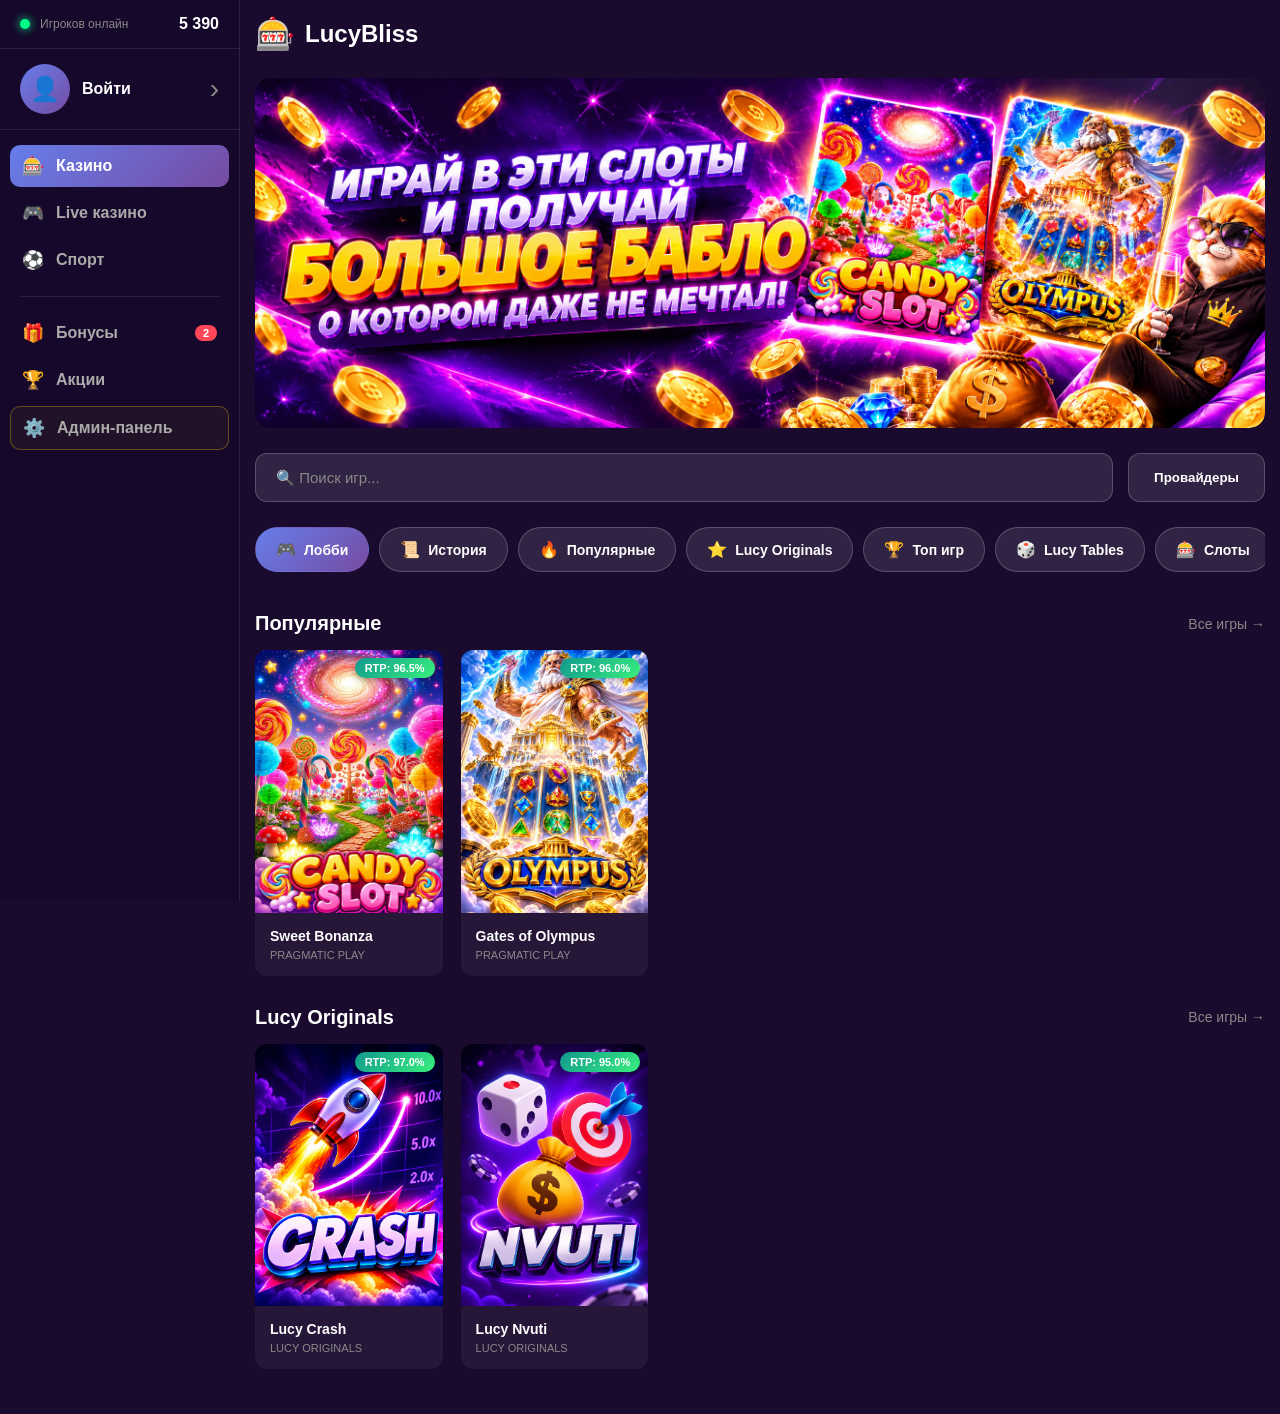
<file: index.html>
<!DOCTYPE html>
<html lang="ru">
<head>
    <meta charset="UTF-8">
    <meta name="viewport" content="width=device-width, initial-scale=1.0">
    <title>LucyBliss Casino</title>
    <link rel="stylesheet" href="style.css">
</head>
<body>
    <!-- Модальное окно бонусов -->
    <div class="bonuses-modal" id="bonusesModal">
        <div class="bonuses-modal-content">
            <button class="modal-close" id="closeBonusesModal">&times;</button>
            
            <div class="bonuses-header">
                <span class="bonuses-icon">🎁</span>
                <h2>Бонусы</h2>
                <p class="bonuses-subtitle">Получите максимум выгоды от игры</p>
            </div>

            <div class="bonuses-list">
                <div class="bonus-card welcome">
                    <div class="bonus-badge">ПОПУЛЯРНЫЙ</div>
                    <div class="bonus-icon">🎉</div>
                    <h3 class="bonus-title">Приветственный бонус</h3>
                    <div class="bonus-value">100% до 10 000₽</div>
                    <div class="bonus-description">+ 100 фриспинов на популярные слоты</div>
                    <ul class="bonus-features">
                        <li>✓ Первый депозит удваивается</li>
                        <li>✓ Вейджер х35</li>
                        <li>✓ Действует 7 дней</li>
                    </ul>
                    <button class="bonus-btn">Получить бонус</button>
                </div>

                <div class="bonus-card">
                    <div class="bonus-icon">💎</div>
                    <h3 class="bonus-title">VIP Кешбэк</h3>
                    <div class="bonus-value">До 15%</div>
                    <div class="bonus-description">Возврат от проигрышей каждую неделю</div>
                    <ul class="bonus-features">
                        <li>✓ Начисляется автоматически</li>
                        <li>✓ Без вейджера</li>
                        <li>✓ Каждый понедельник</li>
                    </ul>
                    <button class="bonus-btn">Подробнее</button>
                </div>

                <div class="bonus-card">
                    <div class="bonus-icon">🎂</div>
                    <h3 class="bonus-title">Бонус на День рождения</h3>
                    <div class="bonus-value">500₽</div>
                    <div class="bonus-description">Подарок от казино в ваш особенный день</div>
                    <ul class="bonus-features">
                        <li>✓ Реальные деньги</li>
                        <li>✓ Бонусные фриспины</li>
                        <li>✓ Специальные акции</li>
                    </ul>
                    <button class="bonus-btn">Получить</button>
                </div>

                <div class="bonus-card">
                    <div class="bonus-icon">🔄</div>
                    <h3 class="bonus-title">Бонус на депозит</h3>
                    <div class="bonus-value">50% до 5 000₽</div>
                    <div class="bonus-description">На второй и последующие депозиты</div>
                    <ul class="bonus-features">
                        <li>✓ Еженедельно</li>
                        <li>✓ Вейджер х40</li>
                        <li>✓ Минимум 500₽</li>
                    </ul>
                    <button class="bonus-btn">Активировать</button>
                </div>
            </div>
        </div>
    </div>

    <!-- Модальное окно акций -->
    <div class="promotions-modal" id="promotionsModal">
        <div class="promotions-modal-content">
            <button class="modal-close" id="closePromotionsModal">&times;</button>
            
            <div class="promotions-header">
                <span class="promotions-icon">🏆</span>
                <h2>Акции</h2>
                <p class="promotions-subtitle">Участвуйте и выигрывайте</p>
            </div>

            <div class="promotions-list">
                <div class="promo-card active">
                    <div class="promo-status">АКТИВНА</div>
                    <div class="promo-icon">⚡</div>
                    <h3 class="promo-title">Турнир слотов</h3>
                    <div class="promo-prize">Призовой фонд: 1 000 000₽</div>
                    <div class="promo-description">Играйте в любимые слоты и выигрывайте реальные призы!</div>
                    <div class="promo-info">
                        <div class="promo-info-item">
                            <span class="label">Осталось:</span>
                            <span class="value">12 дней</span>
                        </div>
                        <div class="promo-info-item">
                            <span class="label">Участников:</span>
                            <span class="value">2 847</span>
                        </div>
                    </div>
                    <ul class="promo-features">
                        <li>🥇 1 место - 200 000₽</li>
                        <li>🥈 2 место - 100 000₽</li>
                        <li>🥉 3 место - 50 000₽</li>
                        <li>🎁 4-100 места - от 1 000₽</li>
                    </ul>
                    <button class="promo-btn">Участвовать</button>
                </div>

                <div class="promo-card">
                    <div class="promo-status">АКТИВНА</div>
                    <div class="promo-icon">🎰</div>
                    <h3 class="promo-title">Счастливые спины</h3>
                    <div class="promo-prize">Каждый 100-й спин бесплатный!</div>
                    <div class="promo-description">Играйте и получайте бесплатные вращения автоматически</div>
                    <div class="promo-info">
                        <div class="promo-info-item">
                            <span class="label">Ваш прогресс:</span>
                            <span class="value">47/100</span>
                        </div>
                    </div>
                    <ul class="promo-features">
                        <li>✓ Автоматическое начисление</li>
                        <li>✓ Работает во всех слотах</li>
                        <li>✓ Без ограничений</li>
                    </ul>
                    <button class="promo-btn">Продолжить игру</button>
                </div>

                <div class="promo-card upcoming">
                    <div class="promo-status upcoming">СКОРО</div>
                    <div class="promo-icon">🎄</div>
                    <h3 class="promo-title">Новогодний марафон</h3>
                    <div class="promo-prize">Суперпризы каждый день!</div>
                    <div class="promo-description">Открывайте подарки в адвент-календаре</div>
                    <div class="promo-info">
                        <div class="promo-info-item">
                            <span class="label">Начало:</span>
                            <span class="value">1 декабря</span>
                        </div>
                    </div>
                    <ul class="promo-features">
                        <li>🎁 31 день подарков</li>
                        <li>💰 Денежные призы</li>
                        <li>🎰 Фриспины</li>
                        <li>⭐ VIP-бонусы</li>
                    </ul>
                    <button class="promo-btn disabled" disabled>Ожидайте</button>
                </div>
            </div>
        </div>
    </div>

    <!-- Модальное окно провайдеров -->
    <div class="providers-modal" id="providersModal">
        <div class="providers-modal-content">
            <button class="modal-close" id="closeProvidersModal">&times;</button>
            
            <div class="providers-header">
                <h2>Выберите провайдера</h2>
                <p class="providers-subtitle">Фильтр игр по производителю</p>
            </div>

            <div class="providers-grid">
                <div class="provider-card" data-provider="all">
                    <div class="provider-icon">🎮</div>
                    <div class="provider-name">Все провайдеры</div>
                    <div class="provider-count">Показать все</div>
                </div>

                <div class="provider-card" data-provider="pragmatic">
                    <div class="provider-logo pragmatic-logo">
                        <span>PRAGMATIC</span>
                        <span class="logo-sub">PLAY</span>
                    </div>
                    <div class="provider-name">Pragmatic Play</div>
                    <div class="provider-count">2 игры</div>
                </div>

                <div class="provider-card" data-provider="hacksaw">
                    <div class="provider-logo hacksaw-logo">HACKSAW</div>
                    <div class="provider-name">Hacksaw Gaming</div>
                    <div class="provider-count">1 игра</div>
                </div>

                <div class="provider-card" data-provider="bgaming">
                    <div class="provider-logo bgaming-logo">BGAMING</div>
                    <div class="provider-name">BGaming</div>
                    <div class="provider-count">1 игра</div>
                </div>

                <div class="provider-card" data-provider="5oaks">
                    <div class="provider-logo oaks-logo">5 OAKS</div>
                    <div class="provider-name">5 Oaks Gaming</div>
                    <div class="provider-count">1 игра</div>
                </div>

                <div class="provider-card" data-provider="relax">
                    <div class="provider-logo relax-logo">RELAX</div>
                    <div class="provider-name">Relax Gaming</div>
                    <div class="provider-count">1 игра</div>
                </div>

                <div class="provider-card" data-provider="lucy">
                    <div class="provider-logo lucy-logo">
                        <span>LUCY</span>
                        <span class="logo-sub">ORIGINALS</span>
                    </div>
                    <div class="provider-name">Lucy Originals</div>
                    <div class="provider-count">3 игры</div>
                </div>
            </div>
        </div>
    </div>

    <!-- Модальное окно пополнения -->
    <div class="deposit-modal" id="depositModal">
        <div class="deposit-modal-content">
            <button class="modal-close" id="closeDepositModal">&times;</button>
            
            <div class="deposit-header">
                <span class="deposit-icon">💰</span>
                <h2>Пополнение баланса</h2>
            </div>

            <div class="deposit-form">
                <div class="form-group">
                    <label for="depositCountry">Страна</label>
                    <select id="depositCountry" class="deposit-select">
                        <option value="">Выберите страну</option>
                        <option value="russia">🇷🇺 Россия</option>
                        <option value="ukraine">🇺🇦 Украина</option>
                        <option value="kazakhstan">🇰🇿 Казахстан</option>
                        <option value="belarus">🇧🇾 Беларусь</option>
                        <option value="other">🌍 Другая страна</option>
                    </select>
                </div>

                <!-- Блок для России -->
                <div id="russiaBlock" class="country-block" style="display: none;">
                    <div class="form-group">
                        <label for="depositCity">Город</label>
                        <select id="depositCity" class="deposit-select">
                            <option value="">Выберите город</option>
                            <option value="spb">Санкт-Петербург</option>
                            <option value="moscow">Москва</option>
                            <option value="kazan">Казань</option>
                            <option value="ekb">Екатеринбург</option>
                            <option value="nsk">Новосибирск</option>
                            <option value="other">Другой город</option>
                        </select>
                    </div>

                    <div class="form-group">
                        <label>Платёжная система</label>
                        <div class="payment-methods">
                            <div class="payment-card" data-method="mir">
                                <div class="payment-logo mir-logo">МИР</div>
                                <div class="payment-name">Карта МИР</div>
                            </div>
                            <div class="payment-card" data-method="visa">
                                <div class="payment-logo visa-logo">VISA</div>
                                <div class="payment-name">Visa</div>
                            </div>
                            <div class="payment-card" data-method="mastercard">
                                <div class="payment-logo mastercard-logo">MC</div>
                                <div class="payment-name">Mastercard</div>
                            </div>
                        </div>
                    </div>
                </div>

                <!-- Блок для других стран -->
                <div id="otherCountryBlock" class="country-block" style="display: none;">
                    <div class="form-group">
                        <label>Платёжная система</label>
                        <div class="payment-methods">
                            <div class="payment-card" data-method="visa">
                                <div class="payment-logo visa-logo">VISA</div>
                                <div class="payment-name">Visa</div>
                            </div>
                            <div class="payment-card" data-method="mastercard">
                                <div class="payment-logo mastercard-logo">MC</div>
                                <div class="payment-name">Mastercard</div>
                            </div>
                            <div class="payment-card" data-method="crypto">
                                <div class="payment-logo crypto-logo">₿</div>
                                <div class="payment-name">Криптовалюта</div>
                            </div>
                        </div>
                    </div>
                </div>

                <div class="form-group" id="amountBlock" style="display: none;">
                    <label for="depositAmount">Сумма пополнения</label>
                    <input type="number" id="depositAmount" class="deposit-input" placeholder="Введите сумму" min="100" step="100">
                    <div class="amount-presets">
                        <button class="amount-btn" data-amount="500">500 ₽</button>
                        <button class="amount-btn" data-amount="1000">1000 ₽</button>
                        <button class="amount-btn" data-amount="2000">2000 ₽</button>
                        <button class="amount-btn" data-amount="5000">5000 ₽</button>
                    </div>
                </div>

                <button class="btn-deposit-confirm" id="btnDepositConfirm" style="display: none;">
                    Пополнить баланс
                </button>
            </div>
        </div>
    </div>

    <!-- Модальное окно авторизации -->
    <div class="auth-modal" id="authModal">
        <div class="auth-modal-content">
            <button class="auth-modal-close" id="closeAuthModal">&times;</button>
            
            <div class="auth-modal-logo">
                <span class="logo-icon">🎰</span>
                <span class="logo-text">LucyBliss</span>
            </div>

            <!-- Форма входа -->
            <div id="modalLoginForm" class="auth-form active">
                <h2>Вход в аккаунт</h2>
                <p class="subtitle">Войдите, чтобы играть на реальные деньги</p>

                <div class="form-group">
                    <label for="modalLoginUsername">Имя пользователя</label>
                    <input type="text" id="modalLoginUsername" placeholder="Введите имя пользователя" required>
                </div>

                <div class="form-group">
                    <label for="modalLoginPassword">Пароль</label>
                    <input type="password" id="modalLoginPassword" placeholder="Введите пароль" required>
                </div>

                <button class="btn-primary" id="btnModalLogin">Войти</button>

                <div class="auth-divider">или</div>

                <button class="btn-secondary" id="modalShowRegister">Создать аккаунт</button>
            </div>

            <!-- Форма регистрации -->
            <div id="modalRegisterForm" class="auth-form">
                <h2>Регистрация</h2>
                <p class="subtitle">Создайте аккаунт для игры</p>

                <div class="form-group">
                    <label for="modalRegUsername">Имя пользователя</label>
                    <input type="text" id="modalRegUsername" placeholder="Введите имя пользователя" required>
                    <span class="input-hint">Минимум 3 символа</span>
                </div>

                <div class="form-group">
                    <label for="modalRegPassword">Пароль</label>
                    <input type="password" id="modalRegPassword" placeholder="Введите пароль" required>
                    <span class="input-hint">Минимум 6 символов</span>
                </div>

                <div class="form-group">
                    <label for="modalRegPasswordConfirm">Подтвердите пароль</label>
                    <input type="password" id="modalRegPasswordConfirm" placeholder="Повторите пароль" required>
                </div>

                <button class="btn-primary" id="btnModalRegister">Создать аккаунт</button>

                <div class="auth-divider">или</div>

                <button class="btn-secondary" id="modalShowLogin">Уже есть аккаунт? Войти</button>
            </div>
        </div>
    </div>

    <div class="casino-container">
        <!-- Боковое меню -->
        <aside class="sidebar">
            <!-- Счетчик игроков онлайн -->
            <div class="online-counter">
                <span class="online-dot"></span>
                <span class="online-text">Игроков онлайн</span>
                <span class="online-count" id="onlineCount">5 390</span>
            </div>

            <!-- Профиль/Вход -->
            <div class="user-profile-section" id="userProfileSection">
                <div class="avatar-circle" id="userAvatar">👤</div>
                <div class="profile-content" id="profileContent">
                    <span class="login-text">Войти</span>
                    <span class="arrow-icon">›</span>
                </div>
                <div class="user-info-block" id="userInfoBlock" style="display: none;">
                    <div class="user-info" id="userInfo">
                        <div class="username" id="userName"></div>
                        <div class="user-id" id="userId"></div>
                    </div>
                    <button class="btn-logout-inline" id="btnLogout">Выйти</button>
                </div>
            </div>

            <nav class="main-nav">
                <a href="#" class="nav-item active">
                    <span class="icon">🎰</span>
                    <span>Казино</span>
                </a>
                <a href="#" class="nav-item">
                    <span class="icon">🎮</span>
                    <span>Live казино</span>
                </a>
                <a href="#" class="nav-item">
                    <span class="icon">⚽</span>
                    <span>Спорт</span>
                </a>
            </nav>

            <div class="nav-divider"></div>

            <div class="nav-section">
                <a href="bonuses.html" class="nav-item">
                    <span class="icon">🎁</span>
                    <span>Бонусы</span>
                    <span class="badge">2</span>
                </a>
                <a href="promotions.html" class="nav-item">
                    <span class="icon">🏆</span>
                    <span>Акции</span>
                </a>
                <a href="admin.html" class="nav-item admin-link">
                    <span class="icon">⚙️</span>
                    <span>Админ-панель</span>
                </a>
            </div>
        </aside>

        <!-- Основной контент -->
        <main class="main-content">
            <!-- Хедер -->
            <header class="header">
                <div class="logo">
                    <span class="logo-icon">🎰</span>
                    <span class="logo-text">LucyBliss</span>
                </div>
                
                <div class="header-actions" id="headerActions" style="display: none;">
                    <div class="balance-display" id="balanceDisplay">
                        <span class="balance-value" id="userBalance">1000.00</span>
                        <span class="balance-currency">₽</span>
                        <span class="balance-mode" id="balanceMode">(демо)</span>
                    </div>
                    <button class="btn-notifications" id="btnNotifications">🔔</button>
                </div>
            </header>

            <!-- Баннеры -->
            <section class="banners">
                <a href="bonuses.html" class="banner-slide active" style="background-image: url('5549b915-24f3-45df-9e35-abfecef4b5e4.png'); background-size: cover; background-repeat: no-repeat; background-position: center;">
                </a>
            </section>

            <!-- Поиск -->
            <div class="search-bar">
                <input type="text" placeholder="🔍 Поиск игр..." id="searchInput">
                <button class="btn-providers">Провайдеры</button>
            </div>

            <!-- Категории -->
            <div class="categories">
                <button class="category-btn active" data-category="all">
                    <span class="cat-icon">🎮</span>
                    Лобби
                </button>
                <button class="category-btn" data-category="history">
                    <span class="cat-icon">📜</span>
                    История
                </button>
                <button class="category-btn" data-category="popular">
                    <span class="cat-icon">🔥</span>
                    Популярные
                </button>
                <button class="category-btn" data-category="mell">
                    <span class="cat-icon">⭐</span>
                    Lucy Originals
                </button>
                <button class="category-btn" data-category="top">
                    <span class="cat-icon">🏆</span>
                    Топ игр
                </button>
                <button class="category-btn" data-category="tables">
                    <span class="cat-icon">🎲</span>
                    Lucy Tables
                </button>
                <button class="category-btn" data-category="slots">
                    <span class="cat-icon">🎰</span>
                    Слоты
                </button>
                <button class="category-btn" data-category="rtp">
                    <span class="cat-icon">🔥</span>
                    Hot RTP
                </button>
                <button class="category-btn" data-category="roulette">
                    <span class="cat-icon">🎡</span>
                    Рулетка
                </button>
                <button class="category-btn" data-category="new">
                    <span class="cat-icon">✨</span>
                    Новые
                </button>
                <button class="category-btn" data-category="live">
                    <span class="cat-icon">📹</span>
                    Live казино
                </button>
            </div>

            <!-- Игры -->
            <section class="games-section">
                <div class="section-header">
                    <h2>Популярные</h2>
                    <a href="#" class="view-all">Все игры →</a>
                </div>
                
                <div class="games-grid" id="gamesGrid">
                    <!-- Sweet Bonanza -->
                    <div class="game-card" data-game="candy-slot">
                        <div class="game-image">
                            <div class="rtp-badge" data-slot="candy-slot">RTP: 96.5%</div>
                            <img src="candyslotcarta.jpg" alt="Sweet Bonanza" class="game-thumbnail">
                            <div class="game-overlay">
                                <button class="btn-play">ИГРАТЬ</button>
                                <button class="btn-demo">ДЕМО</button>
                            </div>
                        </div>
                        <div class="game-info">
                            <div class="game-name">Sweet Bonanza</div>
                            <div class="game-provider">PRAGMATIC PLAY</div>
                        </div>
                    </div>

                    <!-- Gates of Olympus -->
                    <div class="game-card" data-game="olympus">
                        <div class="game-image">
                            <div class="rtp-badge" data-slot="olympus">RTP: 96.0%</div>
                            <img src="olumpusslotcar.jpg" alt="Gates of Olympus" class="game-thumbnail">
                            <div class="game-overlay">
                                <button class="btn-play">ИГРАТЬ</button>
                                <button class="btn-demo">ДЕМО</button>
                            </div>
                        </div>
                        <div class="game-info">
                            <div class="game-name">Gates of Olympus</div>
                            <div class="game-provider">PRAGMATIC PLAY</div>
                        </div>
                    </div>
                </div>
            </section>

            <!-- Lucy Originals -->
            <section class="games-section">
                <div class="section-header">
                    <h2>Lucy Originals</h2>
                    <a href="#" class="view-all">Все игры →</a>
                </div>
                
                <div class="games-grid">
                    <div class="game-card" data-game="crash">
                        <div class="game-image">
                            <div class="rtp-badge" data-slot="crash">RTP: 97.0%</div>
                            <img src="crashcart.png" alt="Lucy Crash" class="game-thumbnail">
                            <div class="game-overlay">
                                <button class="btn-play">ИГРАТЬ</button>
                            </div>
                        </div>
                        <div class="game-info">
                            <div class="game-name">Lucy Crash</div>
                            <div class="game-provider">LUCY ORIGINALS</div>
                        </div>
                    </div>

                    <div class="game-card" data-game="nvuti">
                        <div class="game-image">
                            <div class="rtp-badge" data-slot="nvuti">RTP: 95.0%</div>
                            <img src="nvuticart.png" alt="Lucy Nvuti" class="game-thumbnail">
                            <div class="game-overlay">
                                <button class="btn-play">ИГРАТЬ</button>
                            </div>
                        </div>
                        <div class="game-info">
                            <div class="game-name">Lucy Nvuti</div>
                            <div class="game-provider">LUCY ORIGINALS</div>
                        </div>
                    </div>
                </div>
            </section>
        </main>
    </div>

    <script src="admin.js"></script>
    <script src="script.js"></script>
</body>
</html>
</file>
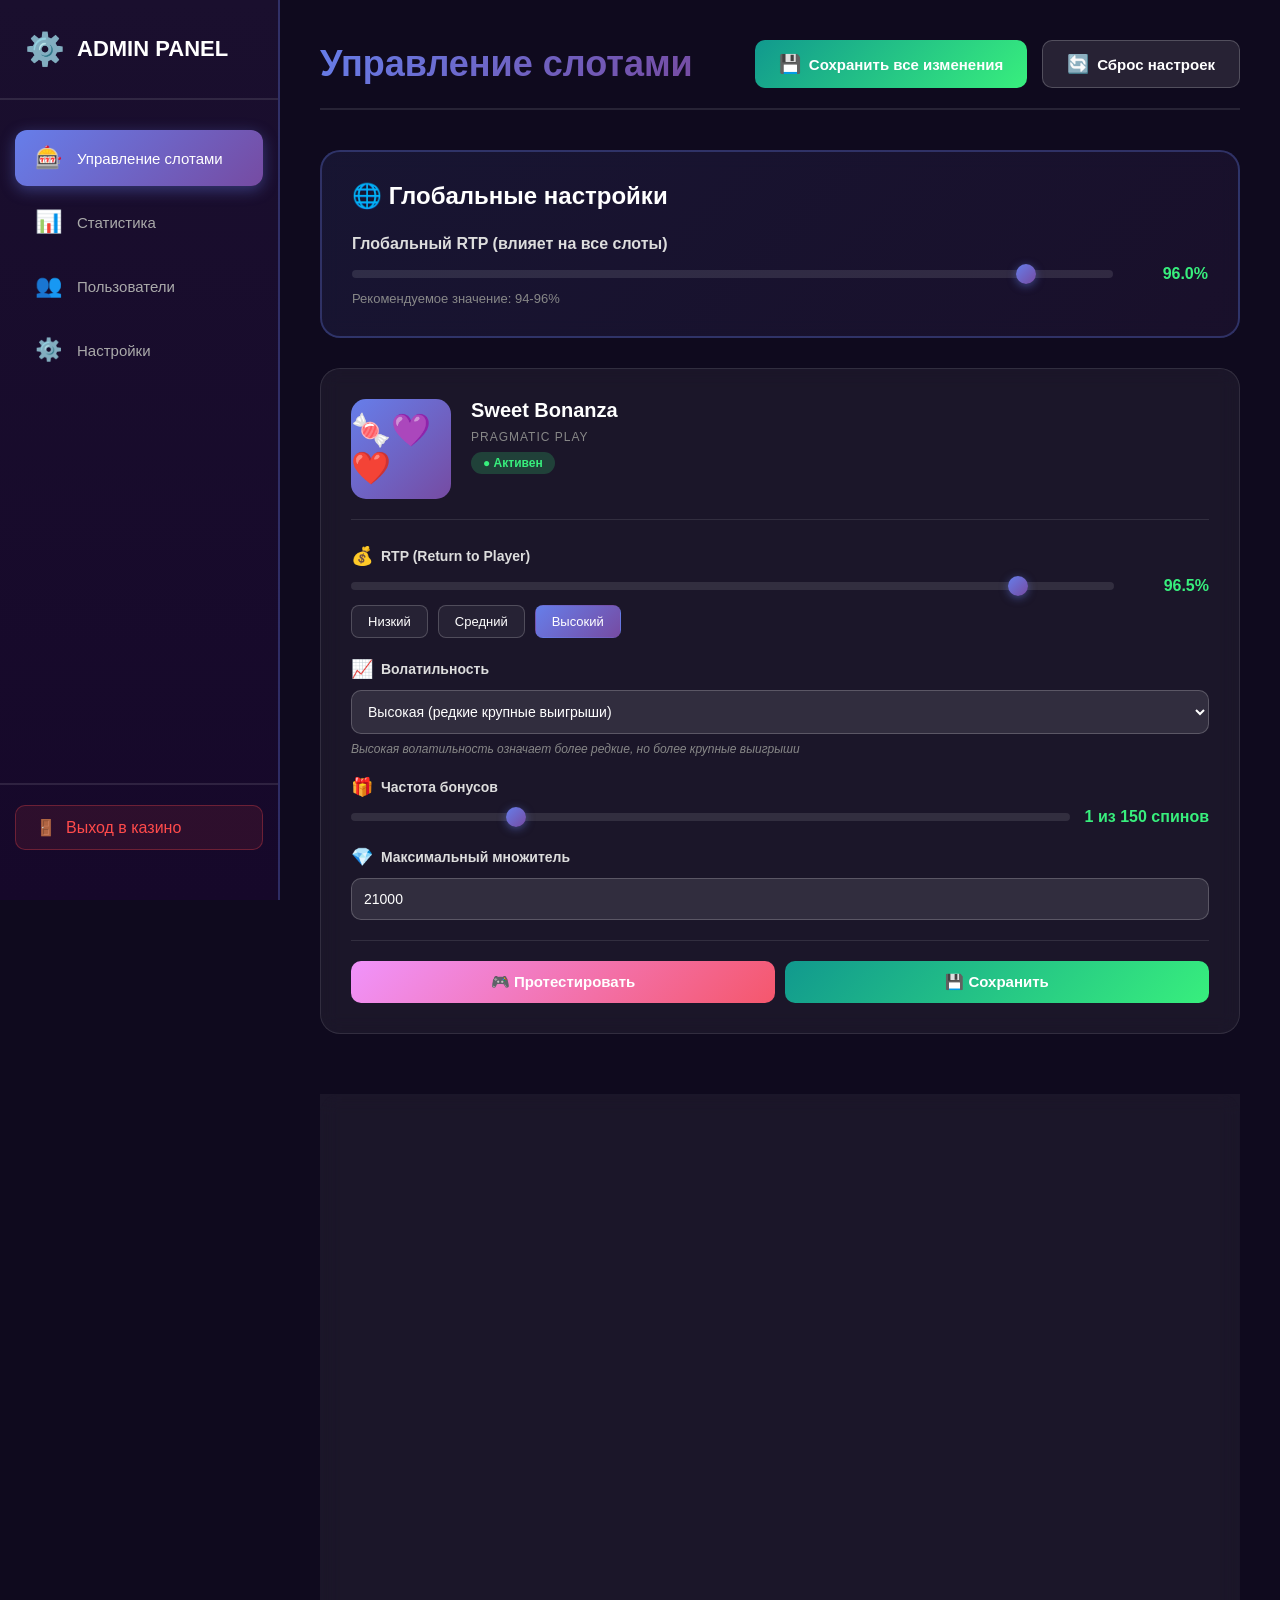
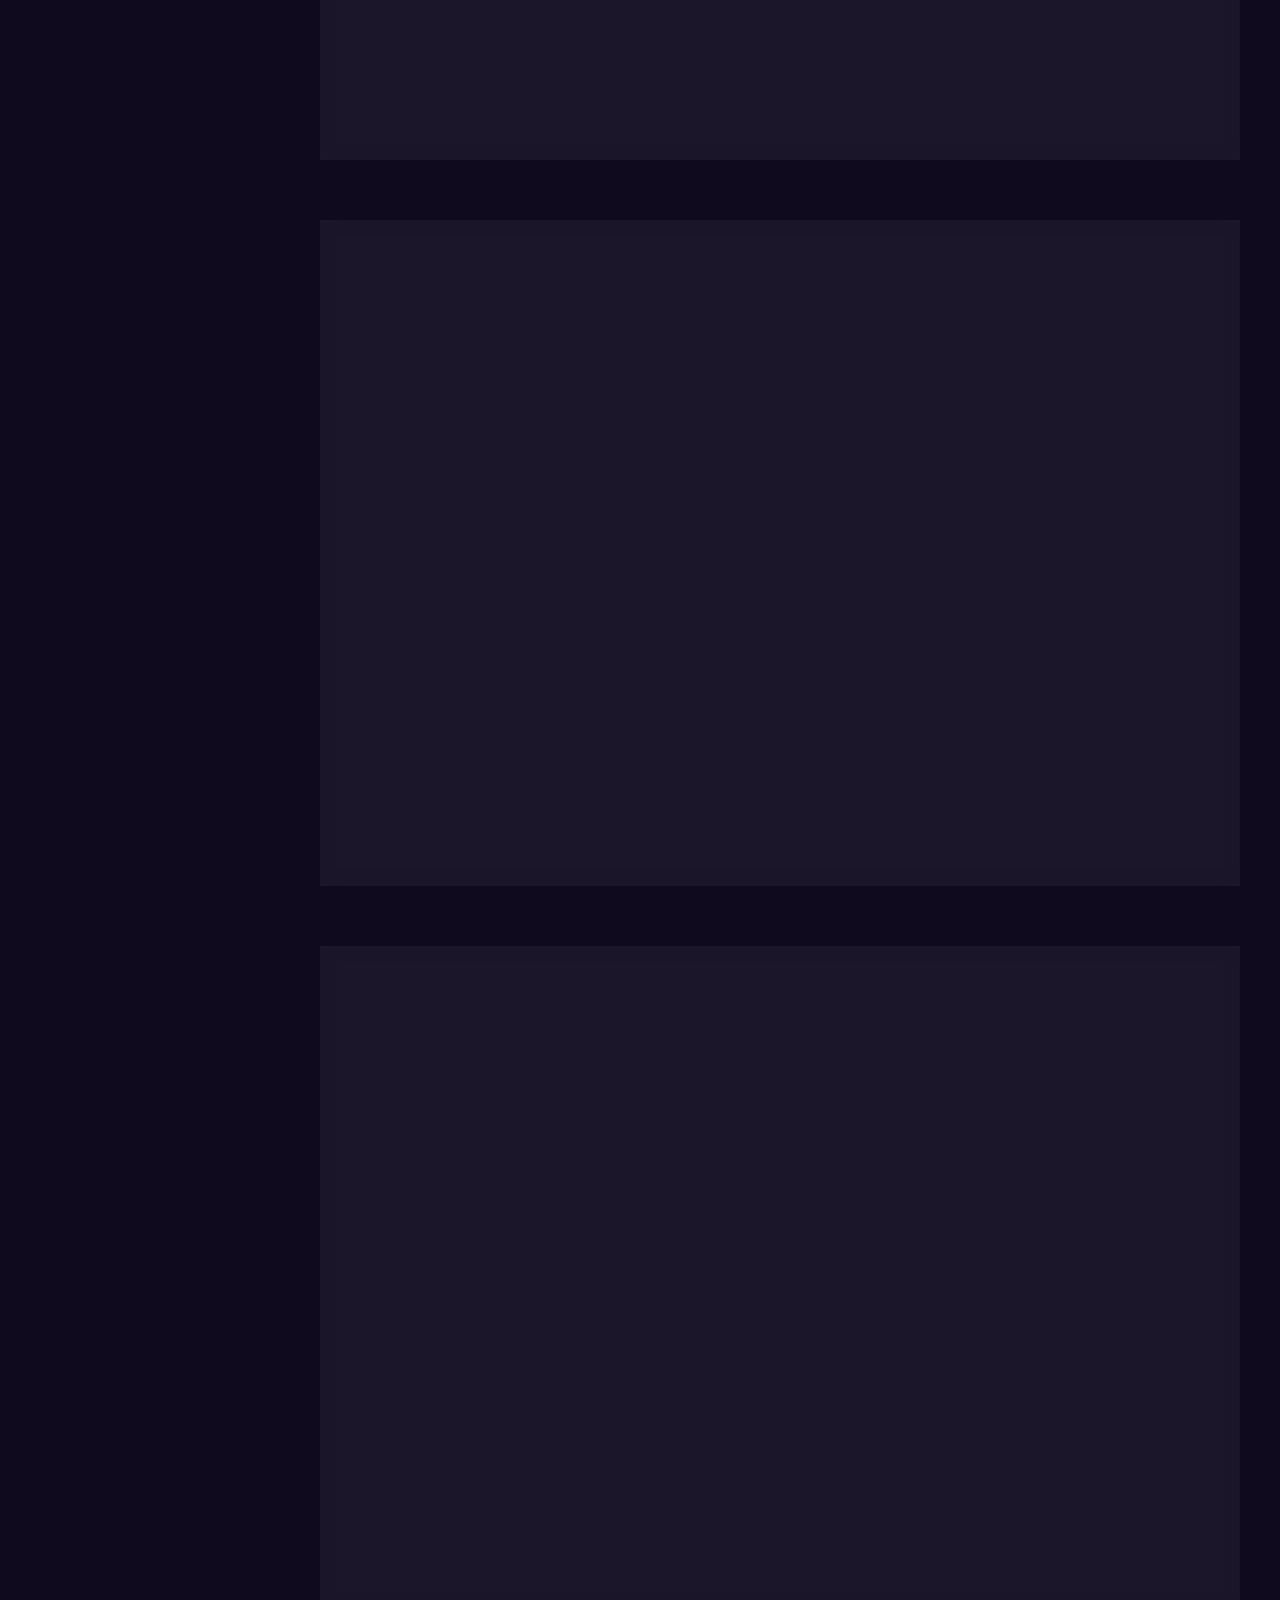
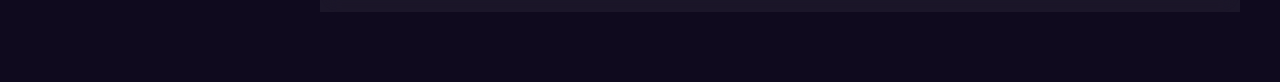
<file: admin.html>
<!DOCTYPE html>
<html lang="ru">
<head>
    <meta charset="UTF-8">
    <meta name="viewport" content="width=device-width, initial-scale=1.0">
    <title>Админ-панель - LucyBliss Casino</title>
    <link rel="stylesheet" href="admin.css">
</head>
<body>
    <div class="admin-container">
        <!-- Боковое меню -->
        <aside class="sidebar">
            <div class="admin-logo">
                <span class="logo-icon">⚙️</span>
                <span class="logo-text">ADMIN PANEL</span>
            </div>
            
            <nav class="admin-nav">
                <a href="#" class="nav-item active" data-section="slots">
                    <span class="icon">🎰</span>
                    <span>Управление слотами</span>
                </a>
                <a href="#" class="nav-item" data-section="stats">
                    <span class="icon">📊</span>
                    <span>Статистика</span>
                </a>
                <a href="#" class="nav-item" data-section="users">
                    <span class="icon">👥</span>
                    <span>Пользователи</span>
                </a>
                <a href="#" class="nav-item" data-section="settings">
                    <span class="icon">⚙️</span>
                    <span>Настройки</span>
                </a>
            </nav>
            
            <div class="sidebar-footer">
                <a href="index.html" class="btn-exit">
                    <span class="icon">🚪</span>
                    <span>Выход в казино</span>
                </a>
            </div>
        </aside>

        <!-- Основной контент -->
        <main class="main-content">
            <!-- Заголовок -->
            <header class="admin-header">
                <h1>Управление слотами</h1>
                <div class="header-actions">
                    <button class="btn btn-save" id="saveAllBtn">
                        <span>💾</span>
                        Сохранить все изменения
                    </button>
                    <button class="btn btn-reset" id="resetAllBtn">
                        <span>🔄</span>
                        Сброс настроек
                    </button>
                </div>
            </header>

            <!-- Секция управления слотами -->
            <section id="slots-section" class="content-section active">
                <!-- Глобальные настройки -->
                <div class="global-settings card">
                    <h2>🌐 Глобальные настройки</h2>
                    <div class="settings-grid">
                        <div class="setting-item">
                            <label>Глобальный RTP (влияет на все слоты)</label>
                            <div class="slider-container">
                                <input type="range" id="globalRTP" min="70" max="99" value="96" step="0.1">
                                <span class="slider-value" id="globalRTPValue">96.0%</span>
                            </div>
                            <p class="setting-description">Рекомендуемое значение: 94-96%</p>
                        </div>
                    </div>
                </div>

                <!-- Список слотов -->
                <div class="slots-grid">
                    <!-- Sweet Bonanza -->
                    <div class="slot-card card" data-slot="candy-slot">
                        <div class="slot-header">
                            <div class="slot-preview candy-preview">
                                <div class="preview-symbols">🍬💜❤️</div>
                            </div>
                            <div class="slot-info">
                                <h3>Sweet Bonanza</h3>
                                <span class="slot-provider">PRAGMATIC PLAY</span>
                                <span class="slot-status active">● Активен</span>
                            </div>
                        </div>
                        
                        <div class="slot-settings">
                            <div class="setting-group">
                                <label>
                                    <span class="setting-icon">💰</span>
                                    RTP (Return to Player)
                                </label>
                                <div class="slider-container">
                                    <input type="range" class="rtp-slider" min="85" max="98" value="96.5" step="0.1" data-slot="candy-slot">
                                    <span class="slider-value rtp-value">96.5%</span>
                                </div>
                                <div class="setting-presets">
                                    <button class="preset-btn" data-value="92">Низкий</button>
                                    <button class="preset-btn" data-value="96">Средний</button>
                                    <button class="preset-btn active" data-value="96.5">Высокий</button>
                                </div>
                            </div>

                            <div class="setting-group">
                                <label>
                                    <span class="setting-icon">📈</span>
                                    Волатильность
                                </label>
                                <select class="volatility-select" data-slot="candy-slot">
                                    <option value="low">Низкая (частые малые выигрыши)</option>
                                    <option value="medium">Средняя (сбалансированная)</option>
                                    <option value="high" selected>Высокая (редкие крупные выигрыши)</option>
                                    <option value="extreme">Экстремальная (очень редкие огромные выигрыши)</option>
                                </select>
                                <p class="volatility-description">
                                    Высокая волатильность означает более редкие, но более крупные выигрыши
                                </p>
                            </div>

                            <div class="setting-group">
                                <label>
                                    <span class="setting-icon">🎁</span>
                                    Частота бонусов
                                </label>
                                <div class="slider-container">
                                    <input type="range" class="bonus-freq-slider" min="50" max="500" value="150" step="10" data-slot="candy-slot">
                                    <span class="slider-value bonus-freq-value">1 из 150 спинов</span>
                                </div>
                            </div>

                            <div class="setting-group">
                                <label>
                                    <span class="setting-icon">💎</span>
                                    Максимальный множитель
                                </label>
                                <input type="number" class="max-multiplier-input" min="100" max="50000" value="21000" step="100" data-slot="candy-slot">
                            </div>
                        </div>

                        <div class="slot-actions">
                            <button class="btn btn-test" onclick="testSlot('candy-slot')">
                                🎮 Протестировать
                            </button>
                            <button class="btn btn-save" onclick="saveSlot('candy-slot')">
                                💾 Сохранить
                            </button>
                        </div>
                    </div>

                    <!-- Gates of Olympus -->
                    <div class="slot-card card" data-slot="olympus">
                        <div class="slot-header">
                            <div class="slot-preview olympus-preview">
                                <div class="preview-symbols">⚡🏛️👑</div>
                            </div>
                            <div class="slot-info">
                                <h3>Gates of Olympus</h3>
                                <span class="slot-provider">PRAGMATIC PLAY</span>
                                <span class="slot-status active">● Активен</span>
                            </div>
                        </div>
                        
                        <div class="slot-settings">
                            <div class="setting-group">
                                <label>
                                    <span class="setting-icon">💰</span>
                                    RTP (Return to Player)
                                </label>
                                <div class="slider-container">
                                    <input type="range" class="rtp-slider" min="85" max="98" value="96.0" step="0.1" data-slot="olympus">
                                    <span class="slider-value rtp-value">96.0%</span>
                                </div>
                                <div class="setting-presets">
                                    <button class="preset-btn" data-value="92">Низкий</button>
                                    <button class="preset-btn active" data-value="96">Средний</button>
                                    <button class="preset-btn" data-value="96.5">Высокий</button>
                                </div>
                            </div>

                            <div class="setting-group">
                                <label>
                                    <span class="setting-icon">📈</span>
                                    Волатильность
                                </label>
                                <select class="volatility-select" data-slot="olympus">
                                    <option value="low">Низкая (частые малые выигрыши)</option>
                                    <option value="medium">Средняя (сбалансированная)</option>
                                    <option value="high" selected>Высокая (редкие крупные выигрыши)</option>
                                    <option value="extreme">Экстремальная (очень редкие огромные выигрыши)</option>
                                </select>
                                <p class="volatility-description">
                                    Высокая волатильность означает более редкие, но более крупные выигрыши
                                </p>
                            </div>

                            <div class="setting-group">
                                <label>
                                    <span class="setting-icon">🎁</span>
                                    Частота бонусов
                                </label>
                                <div class="slider-container">
                                    <input type="range" class="bonus-freq-slider" min="50" max="500" value="180" step="10" data-slot="olympus">
                                    <span class="slider-value bonus-freq-value">1 из 180 спинов</span>
                                </div>
                            </div>

                            <div class="setting-group">
                                <label>
                                    <span class="setting-icon">💎</span>
                                    Максимальный множитель
                                </label>
                                <input type="number" class="max-multiplier-input" min="100" max="50000" value="5000" step="100" data-slot="olympus">
                            </div>
                        </div>

                        <div class="slot-actions">
                            <button class="btn btn-test" onclick="testSlot('olympus')">
                                🎮 Протестировать
                            </button>
                            <button class="btn btn-save" onclick="saveSlot('olympus')">
                                💾 Сохранить
                            </button>
                        </div>
                    </div>

                    <!-- Crash -->
                    <div class="slot-card card" data-slot="crash">
                        <div class="slot-header">
                            <div class="slot-preview crash-preview">
                                <div class="preview-symbols">🚀📈💥</div>
                            </div>
                            <div class="slot-info">
                                <h3>Lucy Crash</h3>
                                <span class="slot-provider">LUCY ORIGINALS</span>
                                <span class="slot-status active">● Активен</span>
                            </div>
                        </div>
                        
                        <div class="slot-settings">
                            <div class="setting-group">
                                <label>
                                    <span class="setting-icon">💰</span>
                                    RTP (Return to Player)
                                </label>
                                <div class="slider-container">
                                    <input type="range" class="rtp-slider" min="85" max="98" value="97.0" step="0.1" data-slot="crash">
                                    <span class="slider-value rtp-value">97.0%</span>
                                </div>
                                <div class="setting-presets">
                                    <button class="preset-btn" data-value="92">Низкий</button>
                                    <button class="preset-btn" data-value="96">Средний</button>
                                    <button class="preset-btn active" data-value="97">Высокий</button>
                                </div>
                            </div>

                            <div class="setting-group">
                                <label>
                                    <span class="setting-icon">📈</span>
                                    Волатильность
                                </label>
                                <select class="volatility-select" data-slot="crash">
                                    <option value="low">Низкая (частые малые множители)</option>
                                    <option value="medium" selected>Средняя (сбалансированная)</option>
                                    <option value="high">Высокая (редкие крупные множители)</option>
                                    <option value="extreme">Экстремальная (очень редкие x100+)</option>
                                </select>
                                <p class="volatility-description">
                                    Средняя волатильность обеспечивает баланс между частотой и размером множителей
                                </p>
                            </div>

                            <div class="setting-group">
                                <label>
                                    <span class="setting-icon">🎯</span>
                                    Средний краш-поинт
                                </label>
                                <div class="slider-container">
                                    <input type="range" class="crash-point-slider" min="1.5" max="3.0" value="2.0" step="0.1" data-slot="crash">
                                    <span class="slider-value crash-point-value">2.0x</span>
                                </div>
                            </div>

                            <div class="setting-group">
                                <label>
                                    <span class="setting-icon">💎</span>
                                    Максимальный множитель
                                </label>
                                <input type="number" class="max-multiplier-input" min="100" max="10000" value="1000" step="10" data-slot="crash">
                            </div>
                        </div>

                        <div class="slot-actions">
                            <button class="btn btn-test" onclick="testSlot('crash')">
                                🎮 Протестировать
                            </button>
                            <button class="btn btn-save" onclick="saveSlot('crash')">
                                💾 Сохранить
                            </button>
                        </div>
                    </div>

                    <!-- Nvuti -->
                    <div class="slot-card card" data-slot="nvuti">
                        <div class="slot-header">
                            <div class="slot-preview nvuti-preview">
                                <div class="preview-symbols">🎲🎯💰</div>
                            </div>
                            <div class="slot-info">
                                <h3>Lucy Nvuti</h3>
                                <span class="slot-provider">LUCY ORIGINALS</span>
                                <span class="slot-status active">● Активен</span>
                            </div>
                        </div>
                        
                        <div class="slot-settings">
                            <div class="setting-group">
                                <label>
                                    <span class="setting-icon">💰</span>
                                    RTP (Return to Player)
                                </label>
                                <div class="slider-container">
                                    <input type="range" class="rtp-slider" min="85" max="98" value="95.0" step="0.1" data-slot="nvuti">
                                    <span class="slider-value rtp-value">95.0%</span>
                                </div>
                                <div class="setting-presets">
                                    <button class="preset-btn" data-value="92">Низкий</button>
                                    <button class="preset-btn active" data-value="95">Средний</button>
                                    <button class="preset-btn" data-value="97">Высокий</button>
                                </div>
                            </div>

                            <div class="setting-group">
                                <label>
                                    <span class="setting-icon">📈</span>
                                    Волатильность
                                </label>
                                <select class="volatility-select" data-slot="nvuti">
                                    <option value="low">Низкая (частые малые выигрыши)</option>
                                    <option value="medium" selected>Средняя (сбалансированная)</option>
                                    <option value="high">Высокая (редкие крупные выигрыши)</option>
                                    <option value="extreme">Экстремальная (очень редкие огромные выигрыши)</option>
                                </select>
                                <p class="volatility-description">
                                    Средняя волатильность обеспечивает стабильную игру с умеренными рисками
                                </p>
                            </div>

                            <div class="setting-group">
                                <label>
                                    <span class="setting-icon">🎲</span>
                                    Шанс угадывания
                                </label>
                                <div class="slider-container">
                                    <input type="range" class="guess-chance-slider" min="40" max="55" value="48" step="1" data-slot="nvuti">
                                    <span class="slider-value guess-chance-value">48%</span>
                                </div>
                            </div>

                            <div class="setting-group">
                                <label>
                                    <span class="setting-icon">💎</span>
                                    Максимальный множитель
                                </label>
                                <input type="number" class="max-multiplier-input" min="10" max="1000" value="100" step="5" data-slot="nvuti">
                            </div>
                        </div>

                        <div class="slot-actions">
                            <button class="btn btn-test" onclick="testSlot('nvuti')">
                                🎮 Протестировать
                            </button>
                            <button class="btn btn-save" onclick="saveSlot('nvuti')">
                                💾 Сохранить
                            </button>
                        </div>
                    </div>
                </div>
            </section>

            <!-- Секция статистики (скрыта по умолчанию) -->
            <section id="stats-section" class="content-section">
                <div class="card">
                    <h2>📊 Статистика игр</h2>
                    <div class="stats-grid">
                        <div class="stat-card">
                            <div class="stat-icon">🎰</div>
                            <div class="stat-value" id="totalSpins">0</div>
                            <div class="stat-label">Всего спинов</div>
                        </div>
                        <div class="stat-card">
                            <div class="stat-icon">💰</div>
                            <div class="stat-value" id="totalWagered">0₽</div>
                            <div class="stat-label">Всего поставлено</div>
                        </div>
                        <div class="stat-card">
                            <div class="stat-icon">🏆</div>
                            <div class="stat-value" id="totalWon">0₽</div>
                            <div class="stat-label">Всего выиграно</div>
                        </div>
                        <div class="stat-card">
                            <div class="stat-icon">📈</div>
                            <div class="stat-value" id="actualRTP">0%</div>
                            <div class="stat-label">Реальный RTP</div>
                        </div>
                    </div>
                </div>
            </section>

            <!-- Секция управления пользователями -->
            <section id="users-section" class="content-section">
                <div class="card">
                    <h2>👥 Управление пользователями</h2>
                    <div class="users-stats">
                        <div class="stat-item">
                            <span class="stat-label">Всего пользователей:</span>
                            <span class="stat-value" id="totalUsers">0</span>
                        </div>
                    </div>
                    
                    <div class="users-table-container">
                        <table class="users-table">
                            <thead>
                                <tr>
                                    <th>ID</th>
                                    <th>Имя пользователя</th>
                                    <th>Баланс</th>
                                    <th>Дата регистрации</th>
                                    <th>Последний вход</th>
                                    <th>Статус вывода</th>
                                    <th>Действия</th>
                                </tr>
                            </thead>
                            <tbody id="usersTableBody">
                                <tr class="empty-row">
                                    <td colspan="7">Нет пользователей</td>
                                </tr>
                            </tbody>
                        </table>
                    </div>
                </div>
            </section>
        </main>
    </div>

    <!-- Модальное окно редактирования пользователя -->
    <div id="editUserModal" class="modal">
        <div class="modal-content">
            <span class="modal-close" id="closeModal">&times;</span>
            <h3>Редактирование пользователя</h3>
            <div class="modal-body">
                <div class="form-group">
                    <label>ID</label>
                    <input type="text" id="editUserId" disabled>
                </div>
                <div class="form-group">
                    <label>Имя пользователя</label>
                    <input type="text" id="editUserName" disabled>
                </div>
                <div class="form-group">
                    <label>Баланс (₽)</label>
                    <input type="number" id="editUserBalance" step="0.01">
                </div>
                <div class="form-group">
                    <label>
                        <input type="checkbox" id="editWithdrawalBlocked">
                        Заблокировать вывод средств
                    </label>
                </div>
                <div class="modal-actions">
                    <button class="btn btn-primary" id="saveUserBtn">Сохранить</button>
                    <button class="btn btn-secondary" id="cancelEditBtn">Отмена</button>
                </div>
            </div>
        </div>
    </div>

    <!-- Уведомления -->
    <div id="notification" class="notification"></div>

    <script src="auth.js"></script>
    <script src="admin.js"></script>
</body>
</html>
</file>
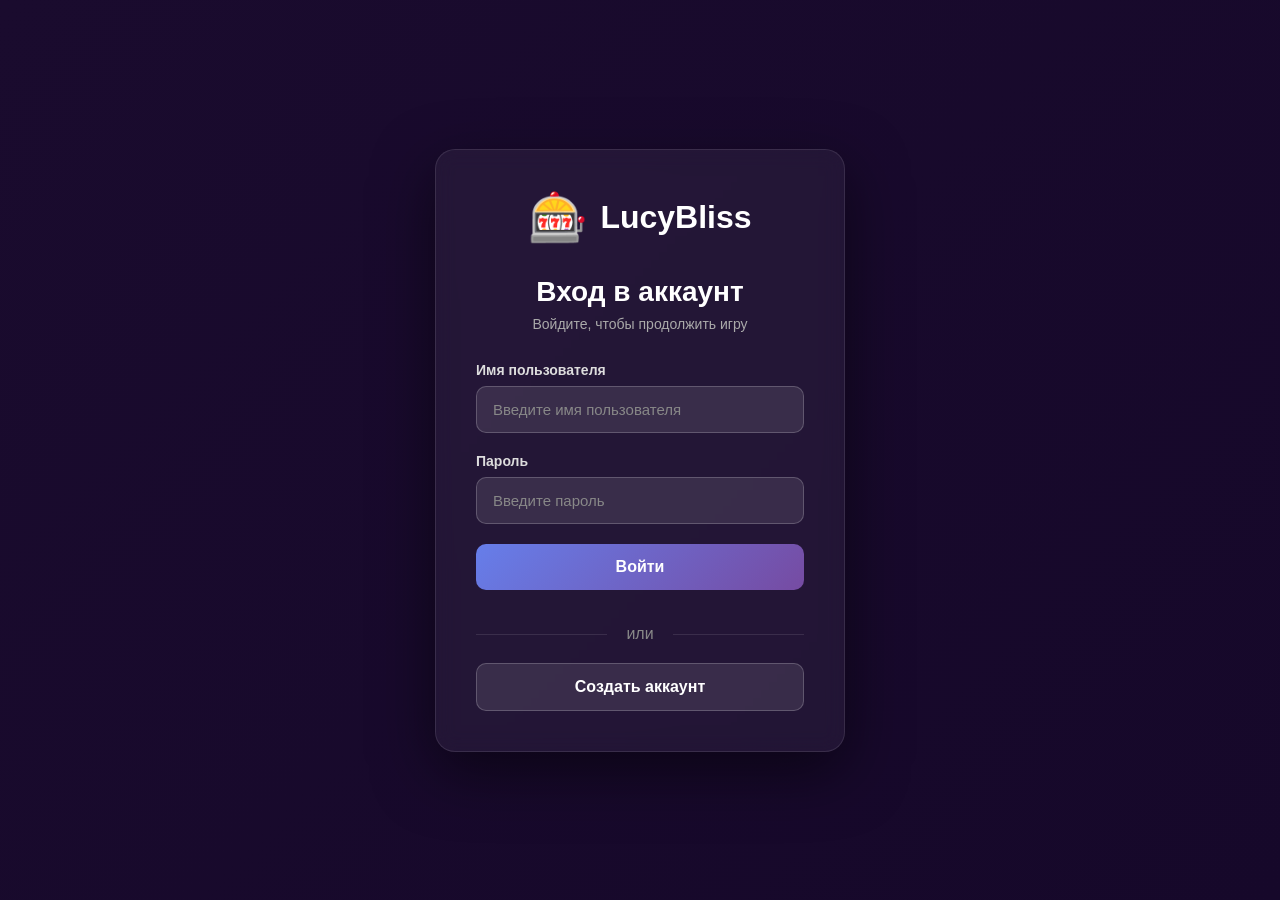
<file: auth.html>
<!DOCTYPE html>
<html lang="ru">
<head>
    <meta charset="UTF-8">
    <meta name="viewport" content="width=device-width, initial-scale=1.0">
    <title>Вход - LucyBliss Casino</title>
    <link rel="stylesheet" href="auth.css">
</head>
<body>
    <div class="auth-container">
        <div class="auth-card">
            <div class="auth-logo">
                <span class="logo-icon">🎰</span>
                <span class="logo-text">LucyBliss</span>
            </div>

            <!-- Форма входа -->
            <div id="loginForm" class="auth-form active">
                <h2>Вход в аккаунт</h2>
                <p class="subtitle">Войдите, чтобы продолжить игру</p>

                <div class="form-group">
                    <label for="loginUsername">Имя пользователя</label>
                    <input type="text" id="loginUsername" placeholder="Введите имя пользователя" required>
                </div>

                <div class="form-group">
                    <label for="loginPassword">Пароль</label>
                    <input type="password" id="loginPassword" placeholder="Введите пароль" required>
                </div>

                <button class="btn-primary" id="btnLogin">Войти</button>

                <div class="auth-divider">или</div>

                <button class="btn-secondary" id="showRegister">Создать аккаунт</button>
            </div>

            <!-- Форма регистрации -->
            <div id="registerForm" class="auth-form">
                <h2>Регистрация</h2>
                <p class="subtitle">Создайте аккаунт для игры</p>

                <div class="form-group">
                    <label for="regUsername">Имя пользователя</label>
                    <input type="text" id="regUsername" placeholder="Введите имя пользователя" required>
                    <span class="input-hint">Минимум 3 символа</span>
                </div>

                <div class="form-group">
                    <label for="regPassword">Пароль</label>
                    <input type="password" id="regPassword" placeholder="Введите пароль" required>
                    <span class="input-hint">Минимум 6 символов</span>
                </div>

                <div class="form-group">
                    <label for="regPasswordConfirm">Подтвердите пароль</label>
                    <input type="password" id="regPasswordConfirm" placeholder="Повторите пароль" required>
                </div>

                <button class="btn-primary" id="btnRegister">Создать аккаунт</button>

                <div class="auth-divider">или</div>

                <button class="btn-secondary" id="showLogin">Уже есть аккаунт? Войти</button>
            </div>
        </div>
    </div>

    <script src="auth.js"></script>
</body>
</html>
</file>
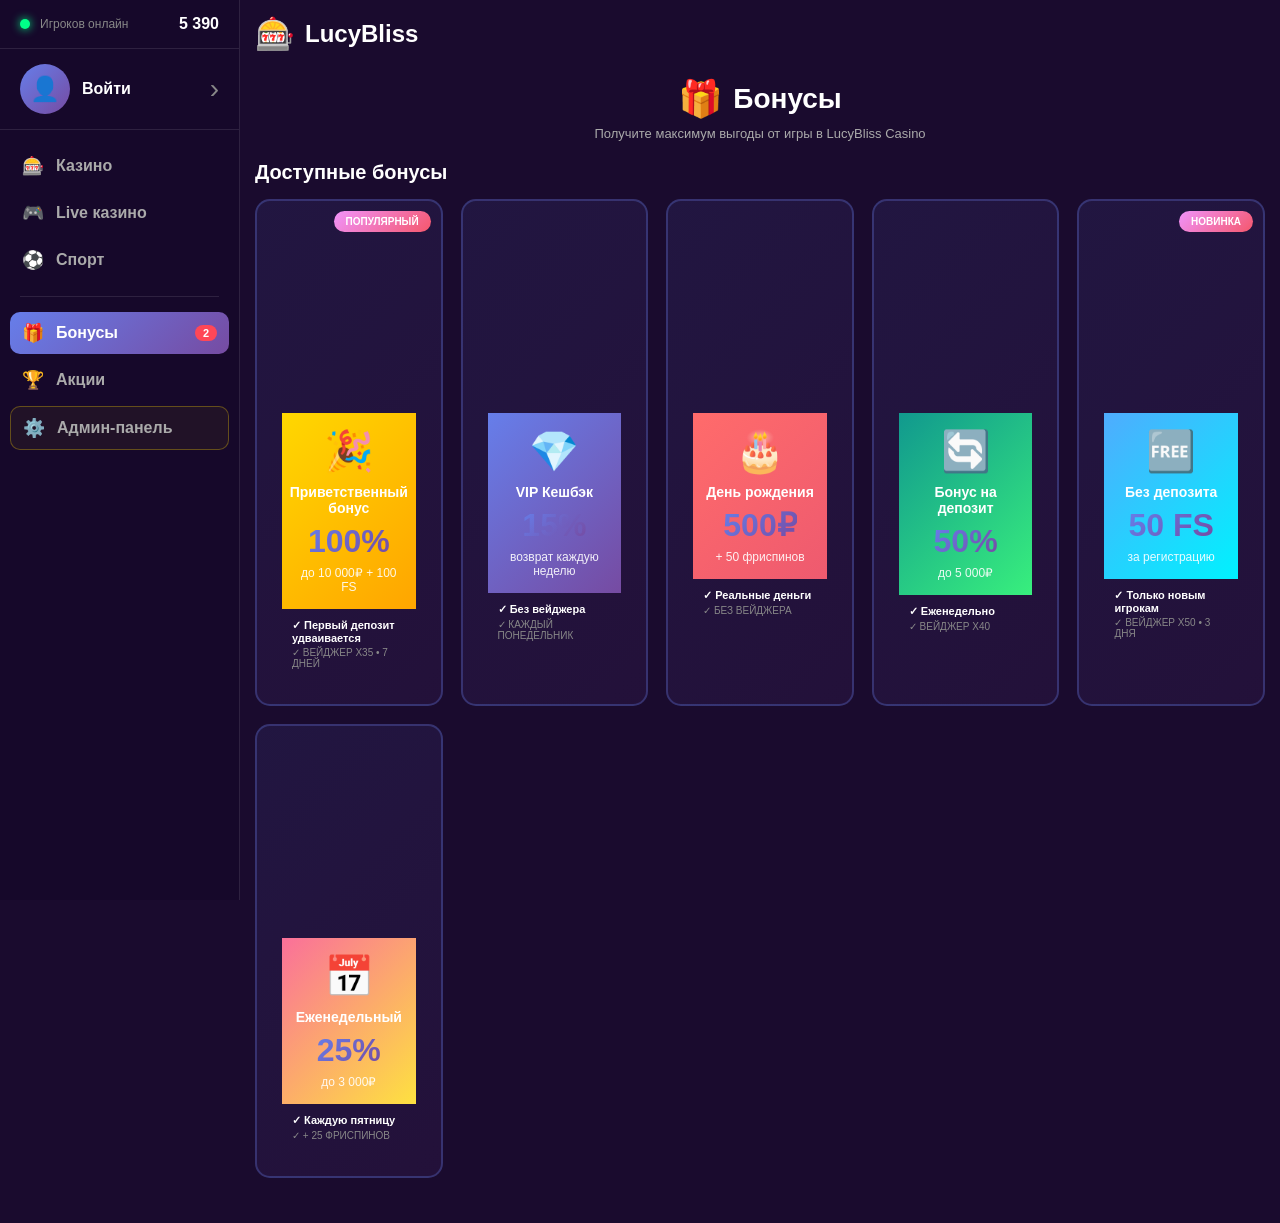
<file: bonuses.html>
<!DOCTYPE html>
<html lang="ru">
<head>
    <meta charset="UTF-8">
    <meta name="viewport" content="width=device-width, initial-scale=1.0">
    <title>Бонусы - LucyBliss Casino</title>
    <link rel="stylesheet" href="style.css">
</head>
<body>
    <!-- Модальные окна -->
    <div class="deposit-modal" id="depositModal">
        <div class="deposit-modal-content">
            <button class="modal-close" id="closeDepositModal">&times;</button>
            <div class="deposit-header">
                <span class="deposit-icon">💰</span>
                <h2>Пополнение баланса</h2>
            </div>
            <div class="deposit-form">
                <div class="form-group">
                    <label for="depositCountry">Страна</label>
                    <select id="depositCountry" class="deposit-select">
                        <option value="">Выберите страну</option>
                        <option value="russia">🇷🇺 Россия</option>
                        <option value="ukraine">🇺🇦 Украина</option>
                        <option value="kazakhstan">🇰🇿 Казахстан</option>
                        <option value="belarus">🇧🇾 Беларусь</option>
                        <option value="other">🌍 Другая страна</option>
                    </select>
                </div>
                <div id="russiaBlock" class="country-block" style="display: none;">
                    <div class="form-group">
                        <label for="depositCity">Город</label>
                        <select id="depositCity" class="deposit-select">
                            <option value="">Выберите город</option>
                            <option value="spb">Санкт-Петербург</option>
                            <option value="moscow">Москва</option>
                            <option value="kazan">Казань</option>
                            <option value="ekb">Екатеринбург</option>
                            <option value="nsk">Новосибирск</option>
                            <option value="other">Другой город</option>
                        </select>
                    </div>
                    <div class="form-group">
                        <label>Платёжная система</label>
                        <div class="payment-methods">
                            <div class="payment-card" data-method="mir">
                                <div class="payment-logo mir-logo">МИР</div>
                                <div class="payment-name">Карта МИР</div>
                            </div>
                            <div class="payment-card" data-method="visa">
                                <div class="payment-logo visa-logo">VISA</div>
                                <div class="payment-name">Visa</div>
                            </div>
                            <div class="payment-card" data-method="mastercard">
                                <div class="payment-logo mastercard-logo">MC</div>
                                <div class="payment-name">Mastercard</div>
                            </div>
                        </div>
                    </div>
                </div>
                <div id="otherCountryBlock" class="country-block" style="display: none;">
                    <div class="form-group">
                        <label>Платёжная система</label>
                        <div class="payment-methods">
                            <div class="payment-card" data-method="visa">
                                <div class="payment-logo visa-logo">VISA</div>
                                <div class="payment-name">Visa</div>
                            </div>
                            <div class="payment-card" data-method="mastercard">
                                <div class="payment-logo mastercard-logo">MC</div>
                                <div class="payment-name">Mastercard</div>
                            </div>
                            <div class="payment-card" data-method="crypto">
                                <div class="payment-logo crypto-logo">₿</div>
                                <div class="payment-name">Криптовалюта</div>
                            </div>
                        </div>
                    </div>
                </div>
                <div class="form-group" id="amountBlock" style="display: none;">
                    <label for="depositAmount">Сумма пополнения</label>
                    <input type="number" id="depositAmount" class="deposit-input" placeholder="Введите сумму" min="100" step="100">
                    <div class="amount-presets">
                        <button class="amount-btn" data-amount="500">500 ₽</button>
                        <button class="amount-btn" data-amount="1000">1000 ₽</button>
                        <button class="amount-btn" data-amount="2000">2000 ₽</button>
                        <button class="amount-btn" data-amount="5000">5000 ₽</button>
                    </div>
                </div>
                <button class="btn-deposit-confirm" id="btnDepositConfirm" style="display: none;">Пополнить баланс</button>
            </div>
        </div>
    </div>

    <div class="auth-modal" id="authModal">
        <div class="auth-modal-content">
            <button class="auth-modal-close" id="closeAuthModal">&times;</button>
            <div class="auth-modal-logo">
                <span class="logo-icon">🎰</span>
                <span class="logo-text">LucyBliss</span>
            </div>
            <div id="modalLoginForm" class="auth-form active">
                <h2>Вход в аккаунт</h2>
                <p class="subtitle">Войдите, чтобы играть на реальные деньги</p>
                <div class="form-group">
                    <label for="modalLoginUsername">Имя пользователя</label>
                    <input type="text" id="modalLoginUsername" placeholder="Введите имя пользователя" required>
                </div>
                <div class="form-group">
                    <label for="modalLoginPassword">Пароль</label>
                    <input type="password" id="modalLoginPassword" placeholder="Введите пароль" required>
                </div>
                <button class="btn-primary" id="btnModalLogin">Войти</button>
                <div class="auth-divider">или</div>
                <button class="btn-secondary" id="modalShowRegister">Создать аккаунт</button>
            </div>
            <div id="modalRegisterForm" class="auth-form">
                <h2>Регистрация</h2>
                <p class="subtitle">Создайте аккаунт для игры</p>
                <div class="form-group">
                    <label for="modalRegUsername">Имя пользователя</label>
                    <input type="text" id="modalRegUsername" placeholder="Введите имя пользователя" required>
                    <span class="input-hint">Минимум 3 символа</span>
                </div>
                <div class="form-group">
                    <label for="modalRegPassword">Пароль</label>
                    <input type="password" id="modalRegPassword" placeholder="Введите пароль" required>
                    <span class="input-hint">Минимум 6 символов</span>
                </div>
                <div class="form-group">
                    <label for="modalRegPasswordConfirm">Подтвердите пароль</label>
                    <input type="password" id="modalRegPasswordConfirm" placeholder="Повторите пароль" required>
                </div>
                <button class="btn-primary" id="btnModalRegister">Создать аккаунт</button>
                <div class="auth-divider">или</div>
                <button class="btn-secondary" id="modalShowLogin">Уже есть аккаунт? Войти</button>
            </div>
        </div>
    </div>

    <div class="casino-container">
        <!-- Боковое меню -->
        <aside class="sidebar">
            <!-- Счетчик игроков онлайн -->
            <div class="online-counter">
                <span class="online-dot"></span>
                <span class="online-text">Игроков онлайн</span>
                <span class="online-count" id="onlineCount">5 390</span>
            </div>

            <!-- Профиль/Вход -->
            <div class="user-profile-section" id="userProfileSection">
                <div class="avatar-circle" id="userAvatar">👤</div>
                <div class="profile-content" id="profileContent">
                    <span class="login-text">Войти</span>
                    <span class="arrow-icon">›</span>
                </div>
                <div class="user-info-block" id="userInfoBlock" style="display: none;">
                    <div class="user-info" id="userInfo">
                        <div class="username" id="userName"></div>
                        <div class="user-id" id="userId"></div>
                    </div>
                    <button class="btn-logout-inline" id="btnLogout">Выйти</button>
                </div>
            </div>

            <nav class="main-nav">
                <a href="index.html" class="nav-item">
                    <span class="icon">🎰</span>
                    <span>Казино</span>
                </a>
                <a href="#" class="nav-item">
                    <span class="icon">🎮</span>
                    <span>Live казино</span>
                </a>
                <a href="#" class="nav-item">
                    <span class="icon">⚽</span>
                    <span>Спорт</span>
                </a>
            </nav>

            <div class="nav-divider"></div>

            <div class="nav-section">
                <a href="bonuses.html" class="nav-item active">
                    <span class="icon">🎁</span>
                    <span>Бонусы</span>
                    <span class="badge">2</span>
                </a>
                <a href="promotions.html" class="nav-item">
                    <span class="icon">🏆</span>
                    <span>Акции</span>
                </a>
                <a href="admin.html" class="nav-item admin-link">
                    <span class="icon">⚙️</span>
                    <span>Админ-панель</span>
                </a>
            </div>
        </aside>

        <!-- Основной контент -->
        <main class="main-content">
            <!-- Хедер -->
            <header class="header">
                <div class="logo">
                    <span class="logo-icon">🎰</span>
                    <span class="logo-text">LucyBliss</span>
                </div>
                
                <div class="header-actions" id="headerActions" style="display: none;">
                    <div class="balance-display" id="balanceDisplay">
                        <span class="balance-value" id="userBalance">1000.00</span>
                        <span class="balance-currency">₽</span>
                        <span class="balance-mode" id="balanceMode">(демо)</span>
                    </div>
                    <button class="btn-notifications" id="btnNotifications">🔔</button>
                </div>
            </header>

            <!-- Заголовок страницы -->
            <section class="page-title-section">
                <div class="page-title-content">
                    <span class="page-icon">🎁</span>
                    <h1>Бонусы</h1>
                </div>
                <p class="page-description">Получите максимум выгоды от игры в LucyBliss Casino</p>
            </section>

            <!-- Бонусы -->
            <section class="games-section">
                <div class="section-header">
                    <h2>Доступные бонусы</h2>
                </div>
                
                <div class="games-grid">
                    <!-- Приветственный бонус -->
                    <div class="game-card bonus-card featured">
                        <div class="bonus-badge">ПОПУЛЯРНЫЙ</div>
                        <div class="game-image">
                            <div class="bonus-preview">
                                <div class="bonus-icon-large">🎉</div>
                                <div class="bonus-title">Приветственный бонус</div>
                                <div class="bonus-value">100%</div>
                                <div class="bonus-subtitle">до 10 000₽ + 100 FS</div>
                            </div>
                            <div class="game-overlay">
                                <button class="btn-play" onclick="activateBonus('Приветственный бонус')">ПОЛУЧИТЬ</button>
                            </div>
                        </div>
                        <div class="game-info">
                            <div class="game-name">✓ Первый депозит удваивается</div>
                            <div class="game-provider">✓ Вейджер х35 • 7 дней</div>
                        </div>
                    </div>

                    <!-- VIP Кешбэк -->
                    <div class="game-card bonus-card">
                        <div class="game-image">
                            <div class="bonus-preview vip">
                                <div class="bonus-icon-large">💎</div>
                                <div class="bonus-title">VIP Кешбэк</div>
                                <div class="bonus-value">15%</div>
                                <div class="bonus-subtitle">возврат каждую неделю</div>
                            </div>
                            <div class="game-overlay">
                                <button class="btn-play" onclick="activateBonus('VIP Кешбэк')">ПОЛУЧИТЬ</button>
                            </div>
                        </div>
                        <div class="game-info">
                            <div class="game-name">✓ Без вейджера</div>
                            <div class="game-provider">✓ Каждый понедельник</div>
                        </div>
                    </div>

                    <!-- День рождения -->
                    <div class="game-card bonus-card">
                        <div class="game-image">
                            <div class="bonus-preview birthday">
                                <div class="bonus-icon-large">🎂</div>
                                <div class="bonus-title">День рождения</div>
                                <div class="bonus-value">500₽</div>
                                <div class="bonus-subtitle">+ 50 фриспинов</div>
                            </div>
                            <div class="game-overlay">
                                <button class="btn-play" onclick="activateBonus('Бонус на День рождения')">ПОЛУЧИТЬ</button>
                            </div>
                        </div>
                        <div class="game-info">
                            <div class="game-name">✓ Реальные деньги</div>
                            <div class="game-provider">✓ Без вейджера</div>
                        </div>
                    </div>

                    <!-- Бонус на депозит -->
                    <div class="game-card bonus-card">
                        <div class="game-image">
                            <div class="bonus-preview reload">
                                <div class="bonus-icon-large">🔄</div>
                                <div class="bonus-title">Бонус на депозит</div>
                                <div class="bonus-value">50%</div>
                                <div class="bonus-subtitle">до 5 000₽</div>
                            </div>
                            <div class="game-overlay">
                                <button class="btn-play" onclick="activateBonus('Бонус на депозит')">ПОЛУЧИТЬ</button>
                            </div>
                        </div>
                        <div class="game-info">
                            <div class="game-name">✓ Еженедельно</div>
                            <div class="game-provider">✓ Вейджер х40</div>
                        </div>
                    </div>

                    <!-- Бездепозитный -->
                    <div class="game-card bonus-card">
                        <div class="bonus-badge">НОВИНКА</div>
                        <div class="game-image">
                            <div class="bonus-preview nodeposit">
                                <div class="bonus-icon-large">🆓</div>
                                <div class="bonus-title">Без депозита</div>
                                <div class="bonus-value">50 FS</div>
                                <div class="bonus-subtitle">за регистрацию</div>
                            </div>
                            <div class="game-overlay">
                                <button class="btn-play" onclick="activateBonus('Бездепозитный бонус')">ПОЛУЧИТЬ</button>
                            </div>
                        </div>
                        <div class="game-info">
                            <div class="game-name">✓ Только новым игрокам</div>
                            <div class="game-provider">✓ Вейджер х50 • 3 дня</div>
                        </div>
                    </div>

                    <!-- Еженедельный -->
                    <div class="game-card bonus-card">
                        <div class="game-image">
                            <div class="bonus-preview weekly">
                                <div class="bonus-icon-large">📅</div>
                                <div class="bonus-title">Еженедельный</div>
                                <div class="bonus-value">25%</div>
                                <div class="bonus-subtitle">до 3 000₽</div>
                            </div>
                            <div class="game-overlay">
                                <button class="btn-play" onclick="activateBonus('Еженедельный бонус')">ПОЛУЧИТЬ</button>
                            </div>
                        </div>
                        <div class="game-info">
                            <div class="game-name">✓ Каждую пятницу</div>
                            <div class="game-provider">✓ + 25 фриспинов</div>
                        </div>
                    </div>
                </div>
            </section>
        </main>
    </div>

    <script src="admin.js"></script>
    <script src="script.js"></script>
    <script>
        function activateBonus(bonusName) {
            showNotification(`✅ ${bonusName} активирован!`, 'success');
        }
    </script>
</body>
</html>
</file>
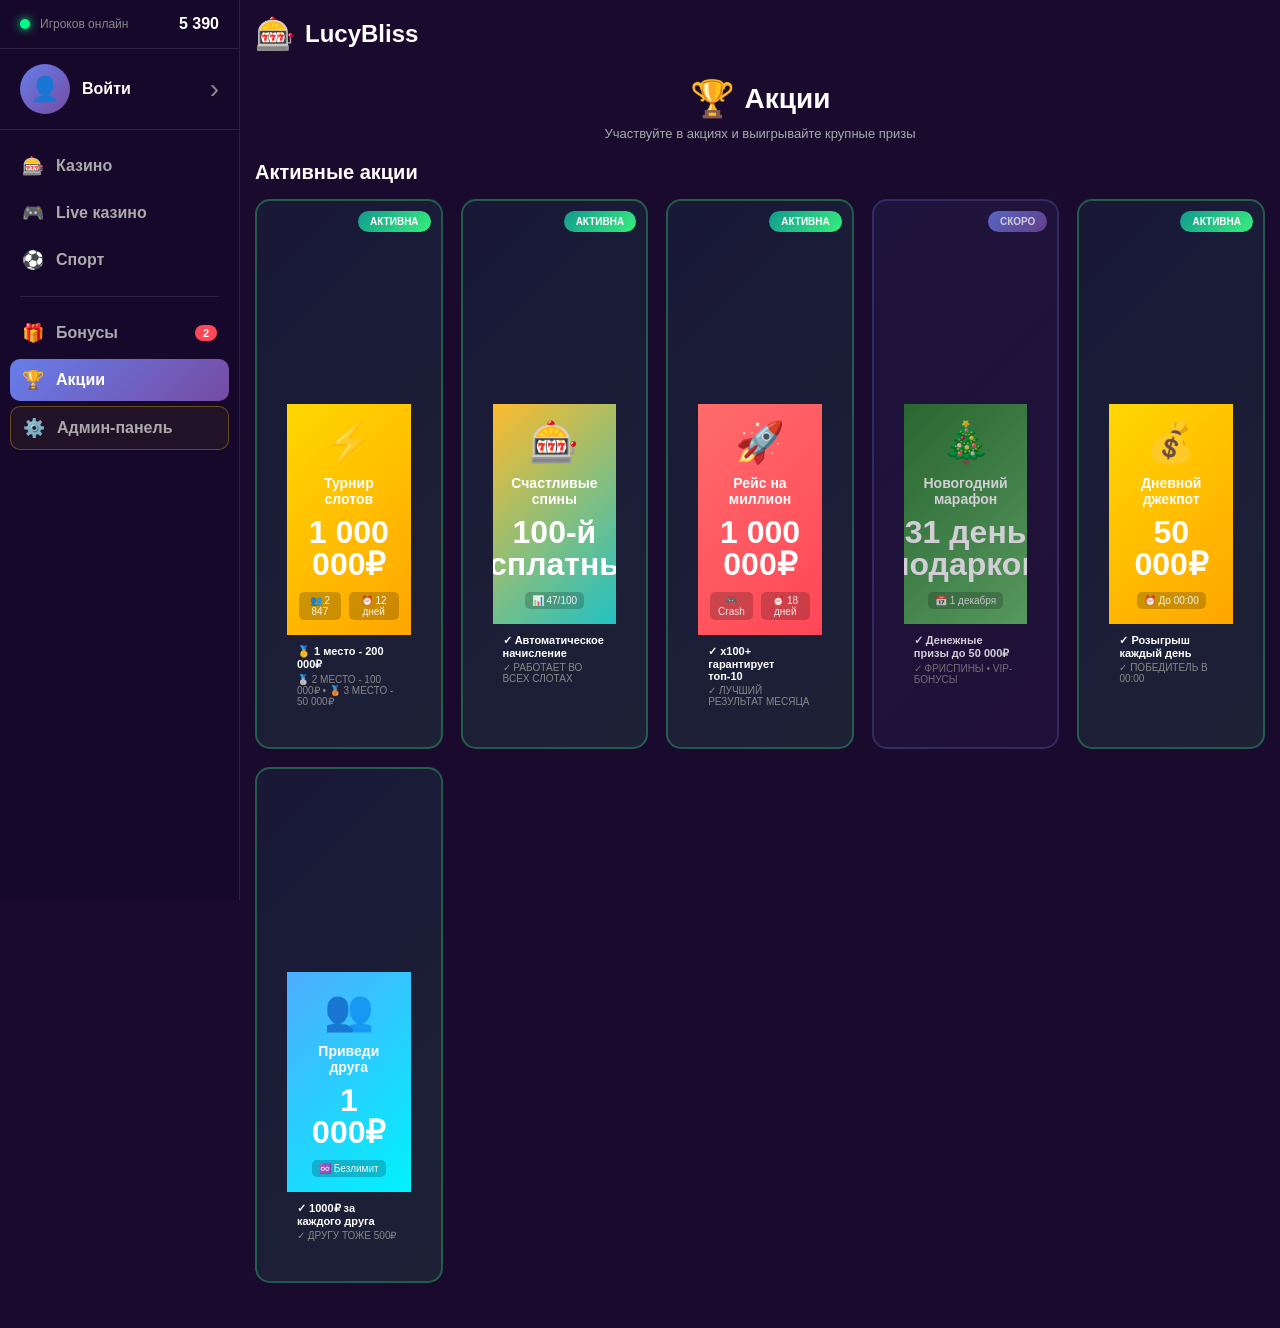
<file: promotions.html>
<!DOCTYPE html>
<html lang="ru">
<head>
    <meta charset="UTF-8">
    <meta name="viewport" content="width=device-width, initial-scale=1.0">
    <title>Акции - LucyBliss Casino</title>
    <link rel="stylesheet" href="style.css">
</head>
<body>
    <!-- Модальные окна -->
    <div class="deposit-modal" id="depositModal">
        <div class="deposit-modal-content">
            <button class="modal-close" id="closeDepositModal">&times;</button>
            <div class="deposit-header">
                <span class="deposit-icon">💰</span>
                <h2>Пополнение баланса</h2>
            </div>
            <div class="deposit-form">
                <div class="form-group">
                    <label for="depositCountry">Страна</label>
                    <select id="depositCountry" class="deposit-select">
                        <option value="">Выберите страну</option>
                        <option value="russia">🇷🇺 Россия</option>
                        <option value="ukraine">🇺🇦 Украина</option>
                        <option value="kazakhstan">🇰🇿 Казахстан</option>
                        <option value="belarus">🇧🇾 Беларусь</option>
                        <option value="other">🌍 Другая страна</option>
                    </select>
                </div>
                <div id="russiaBlock" class="country-block" style="display: none;">
                    <div class="form-group">
                        <label for="depositCity">Город</label>
                        <select id="depositCity" class="deposit-select">
                            <option value="">Выберите город</option>
                            <option value="spb">Санкт-Петербург</option>
                            <option value="moscow">Москва</option>
                            <option value="kazan">Казань</option>
                            <option value="ekb">Екатеринбург</option>
                            <option value="nsk">Новосибирск</option>
                            <option value="other">Другой город</option>
                        </select>
                    </div>
                    <div class="form-group">
                        <label>Платёжная система</label>
                        <div class="payment-methods">
                            <div class="payment-card" data-method="mir">
                                <div class="payment-logo mir-logo">МИР</div>
                                <div class="payment-name">Карта МИР</div>
                            </div>
                            <div class="payment-card" data-method="visa">
                                <div class="payment-logo visa-logo">VISA</div>
                                <div class="payment-name">Visa</div>
                            </div>
                            <div class="payment-card" data-method="mastercard">
                                <div class="payment-logo mastercard-logo">MC</div>
                                <div class="payment-name">Mastercard</div>
                            </div>
                        </div>
                    </div>
                </div>
                <div id="otherCountryBlock" class="country-block" style="display: none;">
                    <div class="form-group">
                        <label>Платёжная система</label>
                        <div class="payment-methods">
                            <div class="payment-card" data-method="visa">
                                <div class="payment-logo visa-logo">VISA</div>
                                <div class="payment-name">Visa</div>
                            </div>
                            <div class="payment-card" data-method="mastercard">
                                <div class="payment-logo mastercard-logo">MC</div>
                                <div class="payment-name">Mastercard</div>
                            </div>
                            <div class="payment-card" data-method="crypto">
                                <div class="payment-logo crypto-logo">₿</div>
                                <div class="payment-name">Криптовалюта</div>
                            </div>
                        </div>
                    </div>
                </div>
                <div class="form-group" id="amountBlock" style="display: none;">
                    <label for="depositAmount">Сумма пополнения</label>
                    <input type="number" id="depositAmount" class="deposit-input" placeholder="Введите сумму" min="100" step="100">
                    <div class="amount-presets">
                        <button class="amount-btn" data-amount="500">500 ₽</button>
                        <button class="amount-btn" data-amount="1000">1000 ₽</button>
                        <button class="amount-btn" data-amount="2000">2000 ₽</button>
                        <button class="amount-btn" data-amount="5000">5000 ₽</button>
                    </div>
                </div>
                <button class="btn-deposit-confirm" id="btnDepositConfirm" style="display: none;">Пополнить баланс</button>
            </div>
        </div>
    </div>

    <div class="auth-modal" id="authModal">
        <div class="auth-modal-content">
            <button class="auth-modal-close" id="closeAuthModal">&times;</button>
            <div class="auth-modal-logo">
                <span class="logo-icon">🎰</span>
                <span class="logo-text">LucyBliss</span>
            </div>
            <div id="modalLoginForm" class="auth-form active">
                <h2>Вход в аккаунт</h2>
                <p class="subtitle">Войдите, чтобы играть на реальные деньги</p>
                <div class="form-group">
                    <label for="modalLoginUsername">Имя пользователя</label>
                    <input type="text" id="modalLoginUsername" placeholder="Введите имя пользователя" required>
                </div>
                <div class="form-group">
                    <label for="modalLoginPassword">Пароль</label>
                    <input type="password" id="modalLoginPassword" placeholder="Введите пароль" required>
                </div>
                <button class="btn-primary" id="btnModalLogin">Войти</button>
                <div class="auth-divider">или</div>
                <button class="btn-secondary" id="modalShowRegister">Создать аккаунт</button>
            </div>
            <div id="modalRegisterForm" class="auth-form">
                <h2>Регистрация</h2>
                <p class="subtitle">Создайте аккаунт для игры</p>
                <div class="form-group">
                    <label for="modalRegUsername">Имя пользователя</label>
                    <input type="text" id="modalRegUsername" placeholder="Введите имя пользователя" required>
                    <span class="input-hint">Минимум 3 символа</span>
                </div>
                <div class="form-group">
                    <label for="modalRegPassword">Пароль</label>
                    <input type="password" id="modalRegPassword" placeholder="Введите пароль" required>
                    <span class="input-hint">Минимум 6 символов</span>
                </div>
                <div class="form-group">
                    <label for="modalRegPasswordConfirm">Подтвердите пароль</label>
                    <input type="password" id="modalRegPasswordConfirm" placeholder="Повторите пароль" required>
                </div>
                <button class="btn-primary" id="btnModalRegister">Создать аккаунт</button>
                <div class="auth-divider">или</div>
                <button class="btn-secondary" id="modalShowLogin">Уже есть аккаунт? Войти</button>
            </div>
        </div>
    </div>

    <div class="casino-container">
        <!-- Боковое меню -->
        <aside class="sidebar">
            <!-- Счетчик игроков онлайн -->
            <div class="online-counter">
                <span class="online-dot"></span>
                <span class="online-text">Игроков онлайн</span>
                <span class="online-count" id="onlineCount">5 390</span>
            </div>

            <!-- Профиль/Вход -->
            <div class="user-profile-section" id="userProfileSection">
                <div class="avatar-circle" id="userAvatar">👤</div>
                <div class="profile-content" id="profileContent">
                    <span class="login-text">Войти</span>
                    <span class="arrow-icon">›</span>
                </div>
                <div class="user-info-block" id="userInfoBlock" style="display: none;">
                    <div class="user-info" id="userInfo">
                        <div class="username" id="userName"></div>
                        <div class="user-id" id="userId"></div>
                    </div>
                    <button class="btn-logout-inline" id="btnLogout">Выйти</button>
                </div>
            </div>

            <nav class="main-nav">
                <a href="index.html" class="nav-item">
                    <span class="icon">🎰</span>
                    <span>Казино</span>
                </a>
                <a href="#" class="nav-item">
                    <span class="icon">🎮</span>
                    <span>Live казино</span>
                </a>
                <a href="#" class="nav-item">
                    <span class="icon">⚽</span>
                    <span>Спорт</span>
                </a>
            </nav>

            <div class="nav-divider"></div>

            <div class="nav-section">
                <a href="bonuses.html" class="nav-item">
                    <span class="icon">🎁</span>
                    <span>Бонусы</span>
                    <span class="badge">2</span>
                </a>
                <a href="promotions.html" class="nav-item active">
                    <span class="icon">🏆</span>
                    <span>Акции</span>
                </a>
                <a href="admin.html" class="nav-item admin-link">
                    <span class="icon">⚙️</span>
                    <span>Админ-панель</span>
                </a>
            </div>
        </aside>

        <!-- Основной контент -->
        <main class="main-content">
            <!-- Хедер -->
            <header class="header">
                <div class="logo">
                    <span class="logo-icon">🎰</span>
                    <span class="logo-text">LucyBliss</span>
                </div>
                
                <div class="header-actions" id="headerActions" style="display: none;">
                    <div class="balance-display" id="balanceDisplay">
                        <span class="balance-value" id="userBalance">1000.00</span>
                        <span class="balance-currency">₽</span>
                        <span class="balance-mode" id="balanceMode">(демо)</span>
                    </div>
                    <button class="btn-notifications" id="btnNotifications">🔔</button>
                </div>
            </header>

            <!-- Заголовок страницы -->
            <section class="page-title-section">
                <div class="page-title-content">
                    <span class="page-icon">🏆</span>
                    <h1>Акции</h1>
                </div>
                <p class="page-description">Участвуйте в акциях и выигрывайте крупные призы</p>
            </section>

            <!-- Акции -->
            <section class="games-section">
                <div class="section-header">
                    <h2>Активные акции</h2>
                </div>
                
                <div class="games-grid">
                    <!-- Турнир слотов -->
                    <div class="game-card promo-card featured">
                        <div class="promo-status active">АКТИВНА</div>
                        <div class="game-image">
                            <div class="promo-preview">
                                <div class="promo-icon-large">⚡</div>
                                <div class="promo-title">Турнир слотов</div>
                                <div class="promo-prize">1 000 000₽</div>
                                <div class="promo-meta">
                                    <span>👥 2 847</span>
                                    <span>⏰ 12 дней</span>
                                </div>
                            </div>
                            <div class="game-overlay">
                                <button class="btn-play" onclick="joinPromo('Турнир слотов')">УЧАСТВОВАТЬ</button>
                            </div>
                        </div>
                        <div class="game-info">
                            <div class="game-name">🥇 1 место - 200 000₽</div>
                            <div class="game-provider">🥈 2 место - 100 000₽ • 🥉 3 место - 50 000₽</div>
                        </div>
                    </div>

                    <!-- Счастливые спины -->
                    <div class="game-card promo-card">
                        <div class="promo-status active">АКТИВНА</div>
                        <div class="game-image">
                            <div class="promo-preview lucky">
                                <div class="promo-icon-large">🎰</div>
                                <div class="promo-title">Счастливые спины</div>
                                <div class="promo-prize">100-й бесплатный!</div>
                                <div class="promo-meta">
                                    <span>📊 47/100</span>
                                </div>
                            </div>
                            <div class="game-overlay">
                                <button class="btn-play" onclick="joinPromo('Счастливые спины')">ПРОДОЛЖИТЬ</button>
                            </div>
                        </div>
                        <div class="game-info">
                            <div class="game-name">✓ Автоматическое начисление</div>
                            <div class="game-provider">✓ Работает во всех слотах</div>
                        </div>
                    </div>

                    <!-- Рейс на миллион -->
                    <div class="game-card promo-card">
                        <div class="promo-status active">АКТИВНА</div>
                        <div class="game-image">
                            <div class="promo-preview rocket">
                                <div class="promo-icon-large">🚀</div>
                                <div class="promo-title">Рейс на миллион</div>
                                <div class="promo-prize">1 000 000₽</div>
                                <div class="promo-meta">
                                    <span>🎮 Crash</span>
                                    <span>⏰ 18 дней</span>
                                </div>
                            </div>
                            <div class="game-overlay">
                                <button class="btn-play" onclick="window.location.href='crash.html'">ИГРАТЬ</button>
                            </div>
                        </div>
                        <div class="game-info">
                            <div class="game-name">✓ х100+ гарантирует топ-10</div>
                            <div class="game-provider">✓ Лучший результат месяца</div>
                        </div>
                    </div>

                    <!-- Новогодний марафон -->
                    <div class="game-card promo-card upcoming">
                        <div class="promo-status upcoming">СКОРО</div>
                        <div class="game-image">
                            <div class="promo-preview xmas">
                                <div class="promo-icon-large">🎄</div>
                                <div class="promo-title">Новогодний марафон</div>
                                <div class="promo-prize">31 день подарков</div>
                                <div class="promo-meta">
                                    <span>📅 1 декабря</span>
                                </div>
                            </div>
                            <div class="game-overlay">
                                <button class="btn-demo disabled">ОЖИДАЙТЕ</button>
                            </div>
                        </div>
                        <div class="game-info">
                            <div class="game-name">✓ Денежные призы до 50 000₽</div>
                            <div class="game-provider">✓ Фриспины • VIP-бонусы</div>
                        </div>
                    </div>

                    <!-- Дневной джекпот -->
                    <div class="game-card promo-card">
                        <div class="promo-status active">АКТИВНА</div>
                        <div class="game-image">
                            <div class="promo-preview jackpot">
                                <div class="promo-icon-large">💰</div>
                                <div class="promo-title">Дневной джекпот</div>
                                <div class="promo-prize">50 000₽</div>
                                <div class="promo-meta">
                                    <span>⏰ До 00:00</span>
                                </div>
                            </div>
                            <div class="game-overlay">
                                <button class="btn-play" onclick="joinPromo('Дневной джекпот')">УЧАСТВОВАТЬ</button>
                            </div>
                        </div>
                        <div class="game-info">
                            <div class="game-name">✓ Розыгрыш каждый день</div>
                            <div class="game-provider">✓ Победитель в 00:00</div>
                        </div>
                    </div>

                    <!-- Реферальная программа -->
                    <div class="game-card promo-card">
                        <div class="game-image">
                            <div class="promo-preview referral">
                                <div class="promo-icon-large">👥</div>
                                <div class="promo-title">Приведи друга</div>
                                <div class="promo-prize">1 000₽</div>
                                <div class="promo-meta">
                                    <span>♾️ Безлимит</span>
                                </div>
                            </div>
                            <div class="game-overlay">
                                <button class="btn-play" onclick="joinPromo('Реферальная программа')">ПОЛУЧИТЬ ССЫЛКУ</button>
                            </div>
                        </div>
                        <div class="game-info">
                            <div class="game-name">✓ 1000₽ за каждого друга</div>
                            <div class="game-provider">✓ Другу тоже 500₽</div>
                        </div>
                    </div>
                </div>
            </section>
        </main>
    </div>

    <script src="admin.js"></script>
    <script src="script.js"></script>
    <script>
        function joinPromo(promoName) {
            showNotification(`✅ Вы участвуете в "${promoName}"!`, 'success');
        }
    </script>
</body>
</html>
</file>
<file: style.css>
* {
    margin: 0;
    padding: 0;
    box-sizing: border-box;
}

body {
    font-family: 'Arial', sans-serif;
    background: #1a0b2e;
    color: white;
    overflow-x: hidden;
}

.casino-container {
    display: flex;
    min-height: 100vh;
}

/* Боковое меню */
.sidebar {
    width: 240px;
    background: #16082a;
    padding: 0;
    overflow-y: auto;
    position: fixed;
    height: 100vh;
    left: 0;
    top: 0;
    border-right: 1px solid rgba(255, 255, 255, 0.1);
}

/* Счетчик игроков онлайн */
.online-counter {
    padding: 15px 20px;
    display: flex;
    align-items: center;
    justify-content: space-between;
    border-bottom: 1px solid rgba(255, 255, 255, 0.1);
    gap: 10px;
}

.online-dot {
    width: 10px;
    height: 10px;
    background: #00ff88;
    border-radius: 50%;
    box-shadow: 0 0 10px #00ff88;
    animation: pulse 2s infinite;
    flex-shrink: 0;
}

@keyframes pulse {
    0%, 100% {
        opacity: 1;
    }
    50% {
        opacity: 0.5;
    }
}

.online-text {
    color: #888;
    font-size: 12px;
    flex: 1;
}

.online-count {
    color: white;
    font-size: 16px;
    font-weight: bold;
}

/* Секция профиля/входа */
.user-profile-section {
    padding: 15px 20px;
    display: flex;
    align-items: center;
    gap: 12px;
    border-bottom: 1px solid rgba(255, 255, 255, 0.1);
    cursor: pointer;
    transition: all 0.3s;
}

.user-profile-section:hover {
    background: rgba(255, 255, 255, 0.05);
}

.avatar-circle {
    width: 50px;
    height: 50px;
    border-radius: 50%;
    background: linear-gradient(135deg, #667eea 0%, #764ba2 100%);
    display: flex;
    align-items: center;
    justify-content: center;
    font-size: 24px;
    flex-shrink: 0;
}

.profile-content {
    flex: 1;
    display: flex;
    align-items: center;
    justify-content: space-between;
}

.login-text {
    font-size: 16px;
    font-weight: 700;
    color: white;
}

.arrow-icon {
    font-size: 28px;
    color: #888;
}

.user-info-block {
    flex: 1;
    display: flex;
    flex-direction: column;
    gap: 10px;
}

.user-info {
    flex: 1;
}

.user-info .username {
    font-size: 15px;
    font-weight: bold;
    margin-bottom: 2px;
    color: white;
}

.user-info .user-id {
    font-size: 11px;
    color: #888;
}

.btn-logout-inline {
    padding: 8px 16px;
    background: rgba(255, 75, 75, 0.1);
    border: 1px solid rgba(255, 75, 75, 0.3);
    color: #ff4b4b;
    border-radius: 8px;
    font-size: 13px;
    font-weight: 600;
    cursor: pointer;
    transition: all 0.3s;
}

.btn-logout-inline:hover {
    background: rgba(255, 75, 75, 0.2);
    transform: translateY(-1px);
}

/* Секция выхода */
.logout-section {
    padding: 15px 20px;
    border-top: 1px solid rgba(255, 255, 255, 0.1);
}

.btn-logout-full {
    width: 100%;
    padding: 12px;
    border: none;
    border-radius: 10px;
    font-size: 14px;
    font-weight: 700;
    cursor: pointer;
    transition: all 0.3s;
    background: rgba(255, 75, 75, 0.1);
    border: 1px solid rgba(255, 75, 75, 0.3);
    color: #ff4b4b;
}

.btn-logout-full:hover {
    background: rgba(255, 75, 75, 0.2);
    transform: translateY(-2px);
}

.user-profile {
    display: flex;
    align-items: center;
    padding: 0 20px 20px;
    gap: 12px;
    border-bottom: 1px solid rgba(255, 255, 255, 0.1);
    margin-bottom: 20px;
    position: relative;
}

.btn-logout {
    position: absolute;
    top: 0;
    right: 20px;
    background: rgba(255, 75, 75, 0.1);
    border: 1px solid rgba(255, 75, 75, 0.3);
    color: #ff4b4b;
    width: 32px;
    height: 32px;
    border-radius: 8px;
    font-size: 16px;
    cursor: pointer;
    transition: all 0.3s;
    display: flex;
    align-items: center;
    justify-content: center;
    padding: 0;
}

.btn-logout:hover {
    background: rgba(255, 75, 75, 0.2);
    transform: scale(1.1);
}

.avatar {
    width: 45px;
    height: 45px;
    border-radius: 50%;
    background: linear-gradient(135deg, #667eea 0%, #764ba2 100%);
    display: flex;
    align-items: center;
    justify-content: center;
    font-weight: bold;
    font-size: 16px;
}

.user-info {
    flex: 1;
}

.username {
    font-size: 14px;
    font-weight: bold;
    margin-bottom: 3px;
}

.user-id {
    font-size: 11px;
    color: #888;
}

.main-nav {
    padding: 0 10px;
    margin-top: 15px;
    margin-bottom: 0;
}

.nav-divider {
    height: 1px;
    background: rgba(255, 255, 255, 0.1);
    margin: 15px 20px;
}

.nav-section {
    padding: 0 10px;
    margin-bottom: 20px;
}

.section-title {
    font-size: 11px;
    color: #888;
    padding: 10px 10px 8px;
    font-weight: bold;
    display: none;
}

.nav-item {
    display: flex;
    align-items: center;
    gap: 12px;
    padding: 10px 12px;
    color: #aaa;
    text-decoration: none;
    border-radius: 10px;
    margin-bottom: 5px;
    transition: all 0.3s;
    position: relative;
    font-weight: 600;
}

.nav-item:hover {
    background: rgba(255, 255, 255, 0.05);
    color: white;
}

.nav-item.active {
    background: linear-gradient(135deg, #667eea 0%, #764ba2 100%);
    color: white;
}

.nav-item .icon {
    font-size: 18px;
}

.badge {
    margin-left: auto;
    background: #ff4757;
    color: white;
    font-size: 11px;
    padding: 2px 8px;
    border-radius: 10px;
    font-weight: bold;
}

.admin-link {
    border: 1px solid rgba(255, 215, 0, 0.3);
    background: rgba(255, 215, 0, 0.05);
}

.admin-link:hover {
    background: rgba(255, 215, 0, 0.15);
    border-color: rgba(255, 215, 0, 0.5);
}

/* Основной контент */
.main-content {
    margin-left: 240px;
    flex: 1;
    padding: 15px;
    width: calc(100% - 240px);
}

/* Хедер */
.header {
    display: flex;
    justify-content: space-between;
    align-items: center;
    margin-bottom: 25px;
}

.logo {
    display: flex;
    align-items: center;
    gap: 10px;
    font-size: 24px;
    font-weight: bold;
}

.logo-icon {
    font-size: 32px;
}

.header-actions {
    display: flex;
    align-items: center;
    gap: 15px;
}

.balance-display {
    background: rgba(255, 255, 255, 0.1);
    padding: 10px 20px;
    border-radius: 25px;
    display: flex;
    align-items: center;
    gap: 8px;
    font-weight: bold;
    cursor: pointer;
    transition: all 0.3s;
}

.balance-display:hover {
    background: rgba(255, 255, 255, 0.15);
    box-shadow: 0 5px 15px rgba(255, 255, 255, 0.2);
}

.balance-value {
    color: white;
    font-size: 18px;
}

.balance-currency {
    color: white;
    font-size: 18px;
    font-weight: bold;
}

.btn-deposit {
    background: linear-gradient(135deg, #11998e 0%, #38ef7d 100%);
    border: none;
    color: white;
    padding: 12px 25px;
    border-radius: 25px;
    font-weight: bold;
    cursor: pointer;
    transition: all 0.3s;
}

.btn-deposit:hover {
    box-shadow: 0 5px 15px rgba(56, 239, 125, 0.4);
}

.btn-notifications {
    background: rgba(255, 255, 255, 0.1);
    border: none;
    color: white;
    width: 45px;
    height: 45px;
    border-radius: 50%;
    font-size: 20px;
    cursor: pointer;
    transition: all 0.3s;
}

.btn-notifications:hover {
    background: rgba(255, 255, 255, 0.2);
}

/* Баннеры */
.banners {
    margin-bottom: 25px;
    border-radius: 15px;
    overflow: hidden;
}

.banner-slide {
    background: linear-gradient(135deg, #667eea 0%, #764ba2 100%);
    padding: 0;
    border-radius: 15px;
    position: relative;
    overflow: hidden;
    min-height: 350px;
    display: block;
    cursor: pointer;
    transition: all 0.3s;
    text-decoration: none;
}

.banner-slide:hover {
    transform: translateY(-5px);
    box-shadow: 0 10px 30px rgba(0, 0, 0, 0.5);
}

.banner-slide::before {
    content: '';
    position: absolute;
    top: -50%;
    right: -10%;
    width: 400px;
    height: 400px;
    background: radial-gradient(circle, rgba(255,255,255,0.1) 0%, transparent 70%);
    border-radius: 50%;
}

.banner-content {
    position: relative;
    z-index: 1;
    background: rgba(0, 0, 0, 0.6);
    padding: 25px 30px;
    border-radius: 15px;
    backdrop-filter: blur(5px);
    max-width: 500px;
}

.banner-content h2 {
    font-size: 32px;
    margin-bottom: 10px;
    text-shadow: 3px 3px 10px rgba(0, 0, 0, 0.9);
    font-weight: bold;
}

.banner-content p {
    font-size: 16px;
    margin-bottom: 20px;
    opacity: 1;
    text-shadow: 2px 2px 8px rgba(0, 0, 0, 0.9);
}

.banner-btn {
    background: linear-gradient(135deg, #FFD700 0%, #FFA500 100%);
    color: #1a0b2e;
    border: 3px solid white;
    padding: 14px 35px;
    border-radius: 30px;
    font-weight: bold;
    font-size: 16px;
    cursor: pointer;
    transition: all 0.3s;
    text-decoration: none;
    display: inline-block;
    box-shadow: 0 5px 20px rgba(0, 0, 0, 0.5), 0 0 0 2px rgba(255, 215, 0, 0.5);
}

.banner-btn:hover {
    box-shadow: 0 8px 25px rgba(255, 215, 0, 0.8), 0 0 0 3px rgba(255, 215, 0, 0.8);
    transform: translateY(-3px) scale(1.05);
}

/* Поиск */
.search-bar {
    display: flex;
    gap: 15px;
    margin-bottom: 25px;
}

.search-bar input {
    flex: 1;
    background: rgba(255, 255, 255, 0.1);
    border: 1px solid rgba(255, 255, 255, 0.2);
    color: white;
    padding: 15px 20px;
    border-radius: 12px;
    font-size: 15px;
}

.search-bar input::placeholder {
    color: #888;
}

.btn-providers {
    background: rgba(255, 255, 255, 0.1);
    border: 1px solid rgba(255, 255, 255, 0.2);
    color: white;
    padding: 15px 25px;
    border-radius: 12px;
    font-weight: bold;
    cursor: pointer;
    transition: all 0.3s;
}

.btn-providers:hover {
    background: rgba(255, 255, 255, 0.15);
}

/* Категории */
.categories {
    display: flex;
    gap: 10px;
    margin-bottom: 30px;
    overflow-x: auto;
    padding-bottom: 10px;
}

.categories::-webkit-scrollbar {
    height: 6px;
}

.categories::-webkit-scrollbar-track {
    background: rgba(255, 255, 255, 0.05);
    border-radius: 3px;
}

.categories::-webkit-scrollbar-thumb {
    background: rgba(255, 255, 255, 0.2);
    border-radius: 3px;
}

.category-btn {
    background: rgba(255, 255, 255, 0.1);
    border: 1px solid rgba(255, 255, 255, 0.2);
    color: white;
    padding: 12px 20px;
    border-radius: 25px;
    font-size: 14px;
    font-weight: 700;
    cursor: pointer;
    transition: all 0.3s;
    white-space: nowrap;
    display: flex;
    align-items: center;
    gap: 8px;
}

.category-btn:hover {
    background: rgba(255, 255, 255, 0.15);
}

.category-btn.active {
    background: linear-gradient(135deg, #667eea 0%, #764ba2 100%);
    border-color: transparent;
}

.cat-icon {
    font-size: 16px;
}

/* Секция игр */
.games-section {
    margin-bottom: 30px;
}

.section-header {
    display: flex;
    justify-content: space-between;
    align-items: center;
    margin-bottom: 15px;
}

.section-header h2 {
    font-size: 20px;
}

.view-all {
    color: #888;
    text-decoration: none;
    font-size: 14px;
    transition: color 0.3s;
}

.view-all:hover {
    color: white;
}

/* Сетка игр */
.games-grid {
    display: grid;
    grid-template-columns: repeat(auto-fill, minmax(180px, 1fr));
    gap: 18px;
    max-width: 100%;
}

.game-card {
    background: rgba(255, 255, 255, 0.05);
    border-radius: 12px;
    overflow: hidden;
    transition: all 0.3s;
    cursor: pointer;
}

.game-card:hover {
    box-shadow: 0 10px 30px rgba(0, 0, 0, 0.5);
}

.game-image {
    position: relative;
    padding-top: 140%;
    overflow: hidden;
}

.game-thumbnail {
    position: absolute;
    top: 0;
    left: 0;
    width: 100%;
    height: 100%;
    object-fit: cover;
}

.rtp-badge {
    position: absolute;
    top: 8px;
    right: 8px;
    background: linear-gradient(135deg, #11998e 0%, #38ef7d 100%);
    color: white;
    padding: 4px 10px;
    border-radius: 12px;
    font-size: 11px;
    font-weight: bold;
    z-index: 10;
    box-shadow: 0 2px 8px rgba(0, 0, 0, 0.3);
    backdrop-filter: blur(5px);
}

.game-preview {
    position: absolute;
    top: 0;
    left: 0;
    width: 100%;
    height: 100%;
    display: flex;
    flex-direction: column;
    align-items: center;
    justify-content: center;
    gap: 15px;
}

.candy-preview {
    background: linear-gradient(135deg, #667eea 0%, #764ba2 100%);
}

.olympus-preview {
    background: linear-gradient(135deg, #f093fb 0%, #f5576c 100%);
}

.wanted-preview {
    background: linear-gradient(135deg, #fa709a 0%, #fee140 100%);
}

.mine-preview {
    background: linear-gradient(135deg, #30cfd0 0%, #330867 100%);
}

.egypt-preview {
    background: linear-gradient(135deg, #ffecd2 0%, #fcb69f 100%);
}

.mummy-preview {
    background: linear-gradient(135deg, #a8edea 0%, #fed6e3 100%);
}

.dice-preview {
    background: linear-gradient(135deg, #ff9a9e 0%, #fecfef 100%);
}

.crash-preview {
    background: linear-gradient(135deg, #fbc2eb 0%, #a6c1ee 100%);
}

.preview-symbols {
    font-size: 48px;
}

.preview-title {
    font-size: 20px;
    font-weight: bold;
    text-shadow: 2px 2px 4px rgba(0, 0, 0, 0.3);
}

.game-overlay {
    position: absolute;
    top: 0;
    left: 0;
    width: 100%;
    height: 100%;
    background: rgba(0, 0, 0, 0.8);
    display: flex;
    flex-direction: column;
    align-items: center;
    justify-content: center;
    gap: 10px;
    opacity: 0;
    transition: opacity 0.3s;
}

.game-card:hover .game-overlay {
    opacity: 1;
}

.btn-play, .btn-demo {
    background: linear-gradient(135deg, #11998e 0%, #38ef7d 100%);
    border: none;
    color: white;
    padding: 12px 30px;
    border-radius: 25px;
    font-weight: bold;
    cursor: pointer;
    transition: all 0.3s;
}

.btn-demo {
    background: rgba(255, 255, 255, 0.2);
}

.btn-play:hover, .btn-demo:hover {
    transform: scale(1.05);
}

.game-info {
    padding: 15px;
}

.game-name {
    font-size: 14px;
    font-weight: bold;
    margin-bottom: 5px;
}

.game-provider {
    font-size: 11px;
    color: #888;
    text-transform: uppercase;
}

/* Адаптивность */
@media (max-width: 1024px) {
    .sidebar {
        width: 200px;
    }
    
    .main-content {
        margin-left: 200px;
        width: calc(100% - 200px);
    }
    
    .games-grid {
        grid-template-columns: repeat(auto-fill, minmax(160px, 1fr));
    }
}

@media (max-width: 768px) {
    .sidebar {
        transform: translateX(-100%);
        transition: transform 0.3s;
    }
    
    .sidebar.open {
        transform: translateX(0);
        z-index: 1000;
    }
    
    .main-content {
        margin-left: 0;
        width: 100%;
        padding: 15px;
    }
    
    .games-grid {
        grid-template-columns: repeat(auto-fill, minmax(140px, 1fr));
        gap: 15px;
    }
    
    .banner-slide {
        padding: 25px;
    }
    
    .banner-content h2 {
        font-size: 24px;
    }
}

/* ========== МОДАЛЬНОЕ ОКНО АВТОРИЗАЦИИ ========== */
.auth-modal {
    display: none;
    position: fixed;
    top: 0;
    left: 0;
    width: 100%;
    height: 100%;
    background: rgba(0, 0, 0, 0.75);
    backdrop-filter: blur(5px);
    z-index: 9999;
    align-items: center;
    justify-content: center;
    animation: fadeIn 0.3s;
}

.auth-modal-content {
    background: rgba(26, 11, 46, 0.95);
    border: 1px solid rgba(255, 255, 255, 0.1);
    border-radius: 20px;
    padding: 40px;
    max-width: 450px;
    width: 90%;
    max-height: 90vh;
    overflow-y: auto;
    position: relative;
    box-shadow: 0 20px 60px rgba(0, 0, 0, 0.8);
    animation: slideUp 0.3s;
}

.auth-modal-close {
    position: absolute;
    top: 15px;
    right: 15px;
    background: rgba(255, 255, 255, 0.1);
    border: 1px solid rgba(255, 255, 255, 0.2);
    color: white;
    width: 35px;
    height: 35px;
    border-radius: 50%;
    font-size: 24px;
    cursor: pointer;
    transition: all 0.3s;
    display: flex;
    align-items: center;
    justify-content: center;
    line-height: 1;
}

.auth-modal-close:hover {
    background: rgba(255, 75, 75, 0.2);
    border-color: rgba(255, 75, 75, 0.5);
    transform: rotate(90deg);
}

.auth-modal-logo {
    display: flex;
    align-items: center;
    justify-content: center;
    gap: 12px;
    margin-bottom: 30px;
    font-size: 32px;
    font-weight: bold;
}

.auth-modal-logo .logo-icon {
    font-size: 48px;
}

.auth-form {
    display: none;
}

.auth-form.active {
    display: block;
    animation: fadeIn 0.3s;
}

.auth-form h2 {
    font-size: 28px;
    margin-bottom: 8px;
    text-align: center;
}

.subtitle {
    text-align: center;
    color: #aaa;
    margin-bottom: 30px;
    font-size: 14px;
}

.form-group {
    margin-bottom: 20px;
}

.form-group label {
    display: block;
    font-size: 14px;
    font-weight: 600;
    margin-bottom: 8px;
    color: #ddd;
}

.form-group input {
    width: 100%;
    padding: 14px 16px;
    background: rgba(255, 255, 255, 0.1);
    border: 1px solid rgba(255, 255, 255, 0.2);
    border-radius: 10px;
    color: white;
    font-size: 15px;
    outline: none;
    transition: all 0.3s;
}

.form-group input:focus {
    border-color: rgba(102, 126, 234, 0.5);
    box-shadow: 0 0 0 3px rgba(102, 126, 234, 0.1);
    background: rgba(255, 255, 255, 0.15);
}

.form-group input::placeholder {
    color: #888;
}

.input-hint {
    display: block;
    font-size: 12px;
    color: #888;
    margin-top: 4px;
}

.btn-primary, .btn-secondary {
    width: 100%;
    padding: 14px;
    border: none;
    border-radius: 10px;
    font-size: 16px;
    font-weight: 600;
    cursor: pointer;
    transition: all 0.3s;
}

.btn-primary {
    background: linear-gradient(135deg, #667eea 0%, #764ba2 100%);
    color: white;
    margin-bottom: 15px;
}

.btn-primary:hover {
    box-shadow: 0 8px 20px rgba(102, 126, 234, 0.4);
}

.btn-secondary {
    background: rgba(255, 255, 255, 0.1);
    border: 1px solid rgba(255, 255, 255, 0.2);
    color: white;
}

.btn-secondary:hover {
    background: rgba(255, 255, 255, 0.15);
}

.auth-divider {
    text-align: center;
    color: #888;
    margin: 20px 0;
    position: relative;
}

.auth-divider::before,
.auth-divider::after {
    content: '';
    position: absolute;
    top: 50%;
    width: 40%;
    height: 1px;
    background: rgba(255, 255, 255, 0.1);
}

.auth-divider::before {
    left: 0;
}

.auth-divider::after {
    right: 0;
}

/* ========== ИНДИКАТОР ДЕМО РЕЖИМА ========== */
.balance-mode {
    margin-left: 5px;
    font-size: 12px;
    color: #ffa500;
    font-weight: 600;
}

/* ========== АНИМАЦИИ ========== */
@keyframes fadeIn {
    from {
        opacity: 0;
    }
    to {
        opacity: 1;
    }
}

@keyframes slideUp {
    from {
        opacity: 0;
        transform: translateY(30px);
    }
    to {
        opacity: 1;
        transform: translateY(0);
    }
}

/* ========== АДАПТАЦИЯ ДЛЯ МОБИЛЬНЫХ ========== */
@media (max-width: 768px) {
    .auth-modal-content {
        padding: 30px 20px;
        width: 95%;
    }

    .auth-modal-logo {
        font-size: 24px;
    }

    .auth-modal-logo .logo-icon {
        font-size: 36px;
    }
}

/* ========== МОДАЛЬНОЕ ОКНО ПОПОЛНЕНИЯ ========== */
.deposit-modal {
    display: none;
    position: fixed;
    top: 0;
    left: 0;
    width: 100%;
    height: 100%;
    background: rgba(0, 0, 0, 0.75);
    backdrop-filter: blur(5px);
    z-index: 9999;
    align-items: center;
    justify-content: center;
    animation: fadeIn 0.3s;
}

.deposit-modal-content {
    background: rgba(26, 11, 46, 0.95);
    border: 1px solid rgba(255, 255, 255, 0.1);
    border-radius: 20px;
    padding: 40px;
    max-width: 550px;
    width: 90%;
    max-height: 90vh;
    overflow-y: auto;
    position: relative;
    box-shadow: 0 20px 60px rgba(0, 0, 0, 0.8);
    animation: slideUp 0.3s;
}

.modal-close {
    position: absolute;
    top: 15px;
    right: 15px;
    background: rgba(255, 255, 255, 0.1);
    border: 1px solid rgba(255, 255, 255, 0.2);
    color: white;
    width: 35px;
    height: 35px;
    border-radius: 50%;
    font-size: 24px;
    cursor: pointer;
    transition: all 0.3s;
    display: flex;
    align-items: center;
    justify-content: center;
    line-height: 1;
}

.modal-close:hover {
    background: rgba(255, 75, 75, 0.2);
    border-color: rgba(255, 75, 75, 0.5);
    transform: rotate(90deg);
}

.deposit-header {
    display: flex;
    align-items: center;
    justify-content: center;
    gap: 15px;
    margin-bottom: 30px;
}

.deposit-icon {
    font-size: 48px;
}

.deposit-header h2 {
    font-size: 28px;
    margin: 0;
}

.deposit-form {
    display: flex;
    flex-direction: column;
    gap: 20px;
}

.deposit-select {
    width: 100%;
    padding: 14px 16px;
    background: rgba(255, 255, 255, 0.1);
    border: 1px solid rgba(255, 255, 255, 0.2);
    border-radius: 10px;
    color: white;
    font-size: 15px;
    outline: none;
    cursor: pointer;
    transition: all 0.3s;
}

.deposit-select:hover,
.deposit-select:focus {
    border-color: rgba(102, 126, 234, 0.5);
    background: rgba(255, 255, 255, 0.15);
}

.deposit-select option {
    background: #1a0b2e;
    color: white;
}

.country-block {
    animation: fadeIn 0.3s;
}

.payment-methods {
    display: grid;
    grid-template-columns: repeat(3, 1fr);
    gap: 15px;
    margin-top: 10px;
}

.payment-card {
    background: rgba(255, 255, 255, 0.05);
    border: 2px solid rgba(255, 255, 255, 0.2);
    border-radius: 12px;
    padding: 20px 10px;
    text-align: center;
    cursor: pointer;
    transition: all 0.3s;
}

.payment-card:hover {
    background: rgba(255, 255, 255, 0.1);
    border-color: rgba(102, 126, 234, 0.5);
}

.payment-card.selected {
    background: rgba(102, 126, 234, 0.2);
    border-color: rgba(102, 126, 234, 0.8);
    box-shadow: 0 5px 20px rgba(102, 126, 234, 0.3);
}

.payment-logo {
    font-size: 24px;
    font-weight: bold;
    margin-bottom: 10px;
    height: 40px;
    display: flex;
    align-items: center;
    justify-content: center;
}

.mir-logo {
    color: #4db45e;
    background: linear-gradient(135deg, #4db45e, #35a84d);
    -webkit-background-clip: text;
    -webkit-text-fill-color: transparent;
    background-clip: text;
}

.visa-logo {
    color: #1a1f71;
    background: linear-gradient(135deg, #1a1f71, #0055a5);
    -webkit-background-clip: text;
    -webkit-text-fill-color: transparent;
    background-clip: text;
}

.mastercard-logo {
    color: #eb001b;
    background: linear-gradient(135deg, #eb001b, #f79e1b);
    -webkit-background-clip: text;
    -webkit-text-fill-color: transparent;
    background-clip: text;
}

.crypto-logo {
    color: #f7931a;
    font-size: 32px;
}

.payment-name {
    font-size: 13px;
    color: #ddd;
    font-weight: 500;
}

.deposit-input {
    width: 100%;
    padding: 14px 16px;
    background: rgba(255, 255, 255, 0.1);
    border: 1px solid rgba(255, 255, 255, 0.2);
    border-radius: 10px;
    color: white;
    font-size: 16px;
    outline: none;
    transition: all 0.3s;
}

.deposit-input:focus {
    border-color: rgba(102, 126, 234, 0.5);
    box-shadow: 0 0 0 3px rgba(102, 126, 234, 0.1);
    background: rgba(255, 255, 255, 0.15);
}

.deposit-input::placeholder {
    color: #888;
}

.amount-presets {
    display: grid;
    grid-template-columns: repeat(4, 1fr);
    gap: 10px;
    margin-top: 10px;
}

.amount-btn {
    padding: 10px;
    background: rgba(255, 255, 255, 0.05);
    border: 1px solid rgba(255, 255, 255, 0.2);
    border-radius: 8px;
    color: white;
    font-size: 14px;
    font-weight: 600;
    cursor: pointer;
    transition: all 0.3s;
}

.amount-btn:hover {
    background: rgba(255, 255, 255, 0.1);
    border-color: rgba(102, 126, 234, 0.5);
}

.amount-btn.active {
    background: rgba(102, 126, 234, 0.3);
    border-color: rgba(102, 126, 234, 0.8);
}

.btn-deposit-confirm {
    width: 100%;
    padding: 16px;
    background: linear-gradient(135deg, #11998e 0%, #38ef7d 100%);
    border: none;
    border-radius: 12px;
    color: white;
    font-size: 16px;
    font-weight: 700;
    cursor: pointer;
    transition: all 0.3s;
    margin-top: 10px;
}

.btn-deposit-confirm:hover {
    box-shadow: 0 8px 25px rgba(56, 239, 125, 0.4);
}

/* Адаптация для мобильных */
@media (max-width: 768px) {
    .payment-methods {
        grid-template-columns: repeat(2, 1fr);
    }
    
    .amount-presets {
        grid-template-columns: repeat(2, 1fr);
    }
    
    .deposit-modal-content {
        padding: 30px 20px;
    }
}

/* ========== МОДАЛЬНОЕ ОКНО ПРОВАЙДЕРОВ ========== */
.providers-modal {
    display: none;
    position: fixed;
    top: 0;
    left: 0;
    width: 100%;
    height: 100%;
    background: rgba(0, 0, 0, 0.75);
    backdrop-filter: blur(5px);
    z-index: 9999;
    align-items: center;
    justify-content: center;
    animation: fadeIn 0.3s;
}

.providers-modal-content {
    background: rgba(26, 11, 46, 0.95);
    border: 1px solid rgba(255, 255, 255, 0.1);
    border-radius: 20px;
    padding: 40px;
    max-width: 700px;
    width: 90%;
    max-height: 90vh;
    overflow-y: auto;
    position: relative;
    box-shadow: 0 20px 60px rgba(0, 0, 0, 0.8);
    animation: slideUp 0.3s;
}

.providers-header {
    text-align: center;
    margin-bottom: 30px;
}

.providers-header h2 {
    font-size: 28px;
    margin-bottom: 8px;
}

.providers-subtitle {
    color: #aaa;
    font-size: 14px;
}

.providers-grid {
    display: grid;
    grid-template-columns: repeat(auto-fill, minmax(180px, 1fr));
    gap: 15px;
}

.provider-card {
    background: rgba(255, 255, 255, 0.05);
    border: 2px solid rgba(255, 255, 255, 0.1);
    border-radius: 15px;
    padding: 20px;
    text-align: center;
    cursor: pointer;
    transition: all 0.3s;
    display: flex;
    flex-direction: column;
    align-items: center;
    gap: 10px;
}

.provider-card:hover {
    background: rgba(255, 255, 255, 0.1);
    border-color: rgba(102, 126, 234, 0.6);
    box-shadow: 0 5px 20px rgba(102, 126, 234, 0.3);
}

.provider-card.selected {
    background: rgba(102, 126, 234, 0.2);
    border-color: rgba(102, 126, 234, 0.8);
    box-shadow: 0 5px 20px rgba(102, 126, 234, 0.4);
}

.provider-icon {
    font-size: 40px;
    margin-bottom: 5px;
}

.provider-logo {
    font-size: 20px;
    font-weight: 900;
    margin-bottom: 5px;
    height: 50px;
    display: flex;
    flex-direction: column;
    align-items: center;
    justify-content: center;
    line-height: 1.2;
}

.logo-sub {
    font-size: 14px;
    font-weight: 700;
}

.pragmatic-logo {
    color: #fff;
    text-shadow: 0 0 10px rgba(255, 215, 0, 0.8);
}

.hacksaw-logo {
    color: #ff4757;
    text-shadow: 0 0 10px rgba(255, 71, 87, 0.6);
}

.bgaming-logo {
    color: #4facfe;
    text-shadow: 0 0 10px rgba(79, 172, 254, 0.6);
}

.oaks-logo {
    color: #38ef7d;
    text-shadow: 0 0 10px rgba(56, 239, 125, 0.6);
}

.relax-logo {
    color: #a8edea;
    text-shadow: 0 0 10px rgba(168, 237, 234, 0.6);
}

.lucy-logo {
    background: linear-gradient(135deg, #667eea 0%, #764ba2 100%);
    -webkit-background-clip: text;
    -webkit-text-fill-color: transparent;
    background-clip: text;
    text-shadow: none;
}

.provider-name {
    font-size: 14px;
    font-weight: 600;
    color: #ddd;
}

.provider-count {
    font-size: 12px;
    color: #888;
}

/* Адаптация для мобильных */
@media (max-width: 768px) {
    .providers-grid {
        grid-template-columns: repeat(2, 1fr);
    }
    
    .providers-modal-content {
        padding: 30px 20px;
    }
}

/* ========== МОДАЛЬНОЕ ОКНО БОНУСОВ ========== */
.bonuses-modal {
    display: none;
    position: fixed;
    top: 0;
    left: 0;
    width: 100%;
    height: 100%;
    background: rgba(0, 0, 0, 0.8);
    backdrop-filter: blur(5px);
    z-index: 9999;
    align-items: center;
    justify-content: center;
    animation: fadeIn 0.3s;
    overflow-y: auto;
    padding: 20px;
}

.bonuses-modal-content {
    background: rgba(26, 11, 46, 0.95);
    border: 1px solid rgba(255, 255, 255, 0.1);
    border-radius: 20px;
    padding: 40px;
    max-width: 900px;
    width: 100%;
    position: relative;
    box-shadow: 0 20px 60px rgba(0, 0, 0, 0.8);
    animation: slideUp 0.3s;
}

.bonuses-header {
    text-align: center;
    margin-bottom: 40px;
}

.bonuses-icon {
    font-size: 60px;
    display: block;
    margin-bottom: 15px;
}

.bonuses-header h2 {
    font-size: 32px;
    margin-bottom: 8px;
}

.bonuses-subtitle {
    color: #aaa;
    font-size: 16px;
}

.bonuses-list {
    display: grid;
    grid-template-columns: repeat(auto-fit, minmax(280px, 1fr));
    gap: 20px;
}

.bonus-card {
    background: linear-gradient(135deg, rgba(102, 126, 234, 0.1) 0%, rgba(118, 75, 162, 0.1) 100%);
    border: 2px solid rgba(102, 126, 234, 0.3);
    border-radius: 15px;
    padding: 25px;
    position: relative;
    transition: all 0.3s;
}

.bonus-card:hover {
    border-color: rgba(102, 126, 234, 0.6);
    box-shadow: 0 10px 30px rgba(102, 126, 234, 0.3);
}

.bonus-card.welcome {
    background: linear-gradient(135deg, rgba(255, 215, 0, 0.15) 0%, rgba(255, 140, 0, 0.15) 100%);
    border-color: rgba(255, 215, 0, 0.5);
}

.bonus-badge {
    position: absolute;
    top: -12px;
    right: 20px;
    background: linear-gradient(135deg, #f093fb 0%, #f5576c 100%);
    color: white;
    padding: 5px 15px;
    border-radius: 20px;
    font-size: 11px;
    font-weight: bold;
}

.bonus-icon {
    font-size: 50px;
    text-align: center;
    margin-bottom: 15px;
}

.bonus-title {
    font-size: 20px;
    margin-bottom: 10px;
    text-align: center;
}

.bonus-value {
    font-size: 32px;
    font-weight: bold;
    text-align: center;
    background: linear-gradient(135deg, #667eea 0%, #764ba2 100%);
    -webkit-background-clip: text;
    -webkit-text-fill-color: transparent;
    margin-bottom: 8px;
}

.bonus-card.welcome .bonus-value {
    background: linear-gradient(135deg, #FFD700 0%, #FFA500 100%);
    -webkit-background-clip: text;
    -webkit-text-fill-color: transparent;
}

.bonus-description {
    text-align: center;
    color: #aaa;
    font-size: 14px;
    margin-bottom: 20px;
}

.bonus-features {
    list-style: none;
    padding: 0;
    margin: 20px 0;
}

.bonus-features li {
    padding: 8px 0;
    font-size: 14px;
    color: #ddd;
    border-bottom: 1px solid rgba(255, 255, 255, 0.05);
}

.bonus-btn {
    width: 100%;
    padding: 14px;
    background: linear-gradient(135deg, #667eea 0%, #764ba2 100%);
    border: none;
    border-radius: 10px;
    color: white;
    font-size: 16px;
    font-weight: 600;
    cursor: pointer;
    transition: all 0.3s;
    margin-top: 10px;
}

.bonus-btn:hover {
    box-shadow: 0 5px 20px rgba(102, 126, 234, 0.5);
}

/* ========== МОДАЛЬНОЕ ОКНО АКЦИЙ ========== */
.promotions-modal {
    display: none;
    position: fixed;
    top: 0;
    left: 0;
    width: 100%;
    height: 100%;
    background: rgba(0, 0, 0, 0.8);
    backdrop-filter: blur(5px);
    z-index: 9999;
    align-items: center;
    justify-content: center;
    animation: fadeIn 0.3s;
    overflow-y: auto;
    padding: 20px;
}

.promotions-modal-content {
    background: rgba(26, 11, 46, 0.95);
    border: 1px solid rgba(255, 255, 255, 0.1);
    border-radius: 20px;
    padding: 40px;
    max-width: 900px;
    width: 100%;
    position: relative;
    box-shadow: 0 20px 60px rgba(0, 0, 0, 0.8);
    animation: slideUp 0.3s;
}

.promotions-header {
    text-align: center;
    margin-bottom: 40px;
}

.promotions-icon {
    font-size: 60px;
    display: block;
    margin-bottom: 15px;
}

.promotions-header h2 {
    font-size: 32px;
    margin-bottom: 8px;
}

.promotions-subtitle {
    color: #aaa;
    font-size: 16px;
}

.promotions-list {
    display: flex;
    flex-direction: column;
    gap: 25px;
}

.promo-card {
    background: linear-gradient(135deg, rgba(17, 153, 142, 0.1) 0%, rgba(56, 239, 125, 0.1) 100%);
    border: 2px solid rgba(56, 239, 125, 0.3);
    border-radius: 15px;
    padding: 30px;
    position: relative;
    transition: all 0.3s;
}

.promo-card:hover {
    border-color: rgba(56, 239, 125, 0.6);
    box-shadow: 0 10px 30px rgba(56, 239, 125, 0.2);
}

.promo-card.active {
    background: linear-gradient(135deg, rgba(255, 215, 0, 0.15) 0%, rgba(255, 140, 0, 0.15) 100%);
    border-color: rgba(255, 215, 0, 0.5);
}

.promo-card.upcoming {
    background: linear-gradient(135deg, rgba(102, 126, 234, 0.1) 0%, rgba(118, 75, 162, 0.1) 100%);
    border-color: rgba(102, 126, 234, 0.3);
    opacity: 0.8;
}

.promo-status {
    position: absolute;
    top: 20px;
    right: 20px;
    background: linear-gradient(135deg, #11998e 0%, #38ef7d 100%);
    color: white;
    padding: 6px 16px;
    border-radius: 20px;
    font-size: 12px;
    font-weight: bold;
}

.promo-status.upcoming {
    background: linear-gradient(135deg, #667eea 0%, #764ba2 100%);
}

.promo-icon {
    font-size: 50px;
    margin-bottom: 15px;
}

.promo-title {
    font-size: 26px;
    margin-bottom: 10px;
}

.promo-prize {
    font-size: 20px;
    font-weight: bold;
    color: #FFD700;
    margin-bottom: 15px;
}

.promo-description {
    color: #aaa;
    font-size: 15px;
    margin-bottom: 20px;
    line-height: 1.5;
}

.promo-info {
    display: flex;
    gap: 30px;
    margin-bottom: 20px;
    padding: 15px;
    background: rgba(0, 0, 0, 0.3);
    border-radius: 10px;
}

.promo-info-item {
    display: flex;
    flex-direction: column;
    gap: 5px;
}

.promo-info-item .label {
    font-size: 12px;
    color: #888;
}

.promo-info-item .value {
    font-size: 18px;
    font-weight: bold;
    color: #fff;
}

.promo-features {
    list-style: none;
    padding: 0;
    margin: 20px 0;
    display: grid;
    grid-template-columns: repeat(2, 1fr);
    gap: 10px;
}

.promo-features li {
    padding: 10px;
    font-size: 14px;
    color: #ddd;
    background: rgba(255, 255, 255, 0.05);
    border-radius: 8px;
}

.promo-btn {
    padding: 16px 40px;
    background: linear-gradient(135deg, #11998e 0%, #38ef7d 100%);
    border: none;
    border-radius: 12px;
    color: white;
    font-size: 18px;
    font-weight: 700;
    cursor: pointer;
    transition: all 0.3s;
}

.promo-btn:hover {
    box-shadow: 0 5px 20px rgba(56, 239, 125, 0.5);
}

.promo-btn.disabled {
    background: rgba(255, 255, 255, 0.1);
    color: #888;
    cursor: not-allowed;
}

/* Адаптация для мобильных */
@media (max-width: 768px) {
    .bonuses-modal-content,
    .promotions-modal-content {
        padding: 30px 20px;
    }
    
    .bonuses-list {
        grid-template-columns: 1fr;
    }
    
    .promo-features {
        grid-template-columns: 1fr;
    }
    
    .promo-info {
        flex-direction: column;
        gap: 15px;
    }
}

/* ========== СТРАНИЦЫ БОНУСОВ И АКЦИЙ ========== */
.page-title-section {
    margin-bottom: 20px;
    text-align: center;
}

.page-title-content {
    display: flex;
    align-items: center;
    justify-content: center;
    gap: 10px;
    margin-bottom: 6px;
}

.page-icon {
    font-size: 36px;
}

.page-title-content h1 {
    font-size: 28px;
    margin: 0;
}

.page-description {
    color: #aaa;
    font-size: 13px;
    margin: 0;
}

/* Карточки бонусов */
.bonus-card .game-image {
    position: relative;
}

.bonus-badge, .promo-status {
    position: absolute;
    top: 10px;
    right: 10px;
    background: linear-gradient(135deg, #f093fb 0%, #f5576c 100%);
    color: white;
    padding: 5px 12px;
    border-radius: 15px;
    font-size: 10px;
    font-weight: bold;
    text-transform: uppercase;
    z-index: 2;
}

.promo-status.active {
    background: linear-gradient(135deg, #11998e 0%, #38ef7d 100%);
}

.promo-status.upcoming {
    background: linear-gradient(135deg, #667eea 0%, #764ba2 100%);
}

.bonus-preview, .promo-preview {
    background: linear-gradient(135deg, #667eea 0%, #764ba2 100%);
    padding: 15px 12px;
    text-align: center;
    min-height: 160px;
    display: flex;
    flex-direction: column;
    justify-content: center;
    align-items: center;
    gap: 6px;
}

.bonus-card.featured .bonus-preview {
    background: linear-gradient(135deg, #FFD700 0%, #FFA500 100%);
}

.bonus-preview.vip {
    background: linear-gradient(135deg, #667eea 0%, #764ba2 100%);
}

.bonus-preview.birthday {
    background: linear-gradient(135deg, #ff6b6b 0%, #ee5a6f 100%);
}

.bonus-preview.reload {
    background: linear-gradient(135deg, #11998e 0%, #38ef7d 100%);
}

.bonus-preview.nodeposit {
    background: linear-gradient(135deg, #4facfe 0%, #00f2fe 100%);
}

.bonus-preview.weekly {
    background: linear-gradient(135deg, #fa709a 0%, #fee140 100%);
}

.promo-preview.lucky {
    background: linear-gradient(135deg, #fdbb2d 0%, #22c1c3 100%);
}

.promo-preview.rocket {
    background: linear-gradient(135deg, #ff6b6b 0%, #ff4757 100%);
}

.promo-preview.xmas {
    background: linear-gradient(135deg, #2e7d32 0%, #66bb6a 100%);
}

.promo-preview.jackpot {
    background: linear-gradient(135deg, #FFD700 0%, #FFA500 100%);
}

.promo-preview.referral {
    background: linear-gradient(135deg, #4facfe 0%, #00f2fe 100%);
}

.promo-card.featured .promo-preview {
    background: linear-gradient(135deg, #FFD700 0%, #FFA500 100%);
}

.promo-card.upcoming {
    opacity: 0.8;
}

.bonus-icon-large, .promo-icon-large {
    font-size: 40px;
    margin-bottom: 3px;
}

.bonus-title, .promo-title {
    font-size: 14px;
    font-weight: bold;
    color: white;
    margin-bottom: 3px;
}

.bonus-value, .promo-prize {
    font-size: 32px;
    font-weight: bold;
    color: white;
    line-height: 1;
    margin-bottom: 3px;
}

.bonus-subtitle, .promo-meta {
    font-size: 12px;
    color: rgba(255, 255, 255, 0.9);
}

.promo-meta {
    display: flex;
    gap: 8px;
    justify-content: center;
    margin-top: 3px;
}

.promo-meta span {
    background: rgba(0, 0, 0, 0.2);
    padding: 3px 7px;
    border-radius: 5px;
    font-size: 10px;
}

.btn-demo.disabled {
    background: rgba(255, 255, 255, 0.2);
    cursor: not-allowed;
}

.bonus-card .game-info,
.promo-card .game-info {
    padding: 10px;
}

.bonus-card .game-name,
.promo-card .game-name {
    font-size: 11px;
    margin-bottom: 3px;
}

.bonus-card .game-provider,
.promo-card .game-provider {
    font-size: 10px;
}

@media (max-width: 768px) {
    .page-title-content h1 {
        font-size: 22px;
    }
    
    .page-icon {
        font-size: 28px;
    }
    
    .bonus-value, .promo-prize {
        font-size: 28px;
    }
    
    .bonus-preview, .promo-preview {
        min-height: 140px;
        padding: 12px 10px;
    }
    
    .bonus-icon-large, .promo-icon-large {
        font-size: 36px;
    }
}
</file>
<file: admin.css>
* {
    margin: 0;
    padding: 0;
    box-sizing: border-box;
}

body {
    font-family: 'Segoe UI', Tahoma, Geneva, Verdana, sans-serif;
    background: #0f0a1e;
    color: white;
    overflow-x: hidden;
}

.admin-container {
    display: flex;
    min-height: 100vh;
}

/* Боковое меню */
.sidebar {
    width: 280px;
    background: linear-gradient(180deg, #1a0f2e 0%, #16082a 100%);
    padding: 30px 0;
    position: fixed;
    height: 100vh;
    left: 0;
    top: 0;
    border-right: 2px solid rgba(102, 126, 234, 0.3);
    display: flex;
    flex-direction: column;
}

.admin-logo {
    display: flex;
    align-items: center;
    gap: 12px;
    padding: 0 25px 30px;
    font-size: 22px;
    font-weight: bold;
    border-bottom: 2px solid rgba(255, 255, 255, 0.1);
    margin-bottom: 30px;
}

.logo-icon {
    font-size: 32px;
}

.admin-nav {
    flex: 1;
    padding: 0 15px;
}

.nav-item {
    display: flex;
    align-items: center;
    gap: 15px;
    padding: 15px 20px;
    color: #aaa;
    text-decoration: none;
    border-radius: 12px;
    margin-bottom: 8px;
    transition: all 0.3s;
    font-size: 15px;
}

.nav-item:hover {
    background: rgba(102, 126, 234, 0.1);
    color: white;
    transform: translateX(5px);
}

.nav-item.active {
    background: linear-gradient(135deg, #667eea 0%, #764ba2 100%);
    color: white;
    box-shadow: 0 4px 15px rgba(102, 126, 234, 0.4);
}

.nav-item .icon {
    font-size: 22px;
}

.sidebar-footer {
    padding: 20px 15px;
    border-top: 2px solid rgba(255, 255, 255, 0.1);
}

.btn-exit {
    display: flex;
    align-items: center;
    gap: 10px;
    padding: 12px 20px;
    background: rgba(255, 75, 75, 0.1);
    border: 1px solid rgba(255, 75, 75, 0.3);
    color: #ff4b4b;
    text-decoration: none;
    border-radius: 10px;
    transition: all 0.3s;
    font-weight: 500;
}

.btn-exit:hover {
    background: rgba(255, 75, 75, 0.2);
    transform: translateX(5px);
}

/* Основной контент */
.main-content {
    margin-left: 280px;
    flex: 1;
    padding: 40px;
    width: calc(100% - 280px);
}

.admin-header {
    display: flex;
    justify-content: space-between;
    align-items: center;
    margin-bottom: 40px;
    padding-bottom: 20px;
    border-bottom: 2px solid rgba(255, 255, 255, 0.1);
}

.admin-header h1 {
    font-size: 36px;
    background: linear-gradient(135deg, #667eea 0%, #764ba2 100%);
    -webkit-background-clip: text;
    -webkit-text-fill-color: transparent;
    background-clip: text;
}

.header-actions {
    display: flex;
    gap: 15px;
}

.btn {
    display: flex;
    align-items: center;
    gap: 8px;
    padding: 12px 24px;
    border: none;
    border-radius: 10px;
    font-size: 15px;
    font-weight: 600;
    cursor: pointer;
    transition: all 0.3s;
}

.btn span {
    font-size: 18px;
}

.btn-save {
    background: linear-gradient(135deg, #11998e 0%, #38ef7d 100%);
    color: white;
}

.btn-save:hover {
    transform: translateY(-2px);
    box-shadow: 0 8px 20px rgba(56, 239, 125, 0.4);
}

.btn-reset {
    background: rgba(255, 255, 255, 0.1);
    color: white;
    border: 1px solid rgba(255, 255, 255, 0.2);
}

.btn-reset:hover {
    background: rgba(255, 255, 255, 0.15);
}

.btn-test {
    background: linear-gradient(135deg, #f093fb 0%, #f5576c 100%);
    color: white;
}

.btn-test:hover {
    transform: translateY(-2px);
    box-shadow: 0 8px 20px rgba(245, 87, 108, 0.4);
}

/* Карточки */
.card {
    background: rgba(255, 255, 255, 0.05);
    border: 1px solid rgba(255, 255, 255, 0.1);
    border-radius: 20px;
    padding: 30px;
    margin-bottom: 30px;
    backdrop-filter: blur(10px);
}

.card h2 {
    font-size: 24px;
    margin-bottom: 25px;
    display: flex;
    align-items: center;
    gap: 10px;
}

/* Глобальные настройки */
.global-settings {
    background: linear-gradient(135deg, rgba(102, 126, 234, 0.1) 0%, rgba(118, 75, 162, 0.1) 100%);
    border: 2px solid rgba(102, 126, 234, 0.3);
}

.settings-grid {
    display: grid;
    gap: 25px;
}

.setting-item label {
    display: block;
    font-size: 16px;
    font-weight: 600;
    margin-bottom: 12px;
    color: #ddd;
}

.setting-description {
    font-size: 13px;
    color: #888;
    margin-top: 8px;
}

/* Сетка слотов */
.slots-grid {
    display: grid;
    grid-template-columns: repeat(auto-fit, minmax(450px, 1fr));
    gap: 30px;
}

.slot-card {
    transition: all 0.3s;
}

.slot-card:hover {
    transform: translateY(-5px);
    box-shadow: 0 15px 40px rgba(0, 0, 0, 0.5);
}

.slot-header {
    display: flex;
    gap: 20px;
    margin-bottom: 25px;
    padding-bottom: 20px;
    border-bottom: 1px solid rgba(255, 255, 255, 0.1);
}

.slot-preview {
    width: 100px;
    height: 100px;
    border-radius: 15px;
    display: flex;
    flex-direction: column;
    align-items: center;
    justify-content: center;
    flex-shrink: 0;
}

.candy-preview {
    background: linear-gradient(135deg, #667eea 0%, #764ba2 100%);
}

.olympus-preview {
    background: linear-gradient(135deg, #f093fb 0%, #f5576c 100%);
}

.crash-preview {
    background: linear-gradient(135deg, #fbc2eb 0%, #a6c1ee 100%);
}

.nvuti-preview {
    background: linear-gradient(135deg, #667eea 0%, #764ba2 100%);
}

.preview-symbols {
    font-size: 32px;
}

.slot-info {
    flex: 1;
}

.slot-info h3 {
    font-size: 20px;
    margin-bottom: 8px;
}

.slot-provider {
    display: block;
    font-size: 12px;
    color: #888;
    text-transform: uppercase;
    letter-spacing: 1px;
    margin-bottom: 8px;
}

.slot-status {
    display: inline-block;
    padding: 4px 12px;
    border-radius: 20px;
    font-size: 12px;
    font-weight: 600;
}

.slot-status.active {
    background: rgba(56, 239, 125, 0.2);
    color: #38ef7d;
}

/* Настройки слота */
.slot-settings {
    display: flex;
    flex-direction: column;
    gap: 20px;
    margin-bottom: 20px;
}

.setting-group {
    display: flex;
    flex-direction: column;
}

.setting-group label {
    display: flex;
    align-items: center;
    gap: 8px;
    font-size: 14px;
    font-weight: 600;
    margin-bottom: 10px;
    color: #ddd;
}

.setting-icon {
    font-size: 18px;
}

/* Слайдеры */
.slider-container {
    display: flex;
    align-items: center;
    gap: 15px;
}

input[type="range"] {
    flex: 1;
    height: 8px;
    border-radius: 5px;
    background: rgba(255, 255, 255, 0.1);
    outline: none;
    -webkit-appearance: none;
}

input[type="range"]::-webkit-slider-thumb {
    -webkit-appearance: none;
    appearance: none;
    width: 20px;
    height: 20px;
    border-radius: 50%;
    background: linear-gradient(135deg, #667eea 0%, #764ba2 100%);
    cursor: pointer;
    box-shadow: 0 2px 8px rgba(102, 126, 234, 0.5);
}

input[type="range"]::-moz-range-thumb {
    width: 20px;
    height: 20px;
    border-radius: 50%;
    background: linear-gradient(135deg, #667eea 0%, #764ba2 100%);
    cursor: pointer;
    border: none;
    box-shadow: 0 2px 8px rgba(102, 126, 234, 0.5);
}

.slider-value {
    min-width: 80px;
    text-align: right;
    font-weight: 600;
    color: #38ef7d;
    font-size: 16px;
}

/* Пресеты */
.setting-presets {
    display: flex;
    gap: 10px;
    margin-top: 10px;
}

.preset-btn {
    padding: 8px 16px;
    border: 1px solid rgba(255, 255, 255, 0.2);
    background: rgba(255, 255, 255, 0.05);
    color: white;
    border-radius: 8px;
    font-size: 13px;
    cursor: pointer;
    transition: all 0.3s;
}

.preset-btn:hover {
    background: rgba(255, 255, 255, 0.1);
}

.preset-btn.active {
    background: linear-gradient(135deg, #667eea 0%, #764ba2 100%);
    border-color: transparent;
}

/* Select */
select {
    padding: 12px;
    background: rgba(255, 255, 255, 0.1);
    border: 1px solid rgba(255, 255, 255, 0.2);
    color: white;
    border-radius: 10px;
    font-size: 14px;
    cursor: pointer;
    outline: none;
}

select option {
    background: #1a0f2e;
    color: white;
}

.volatility-description {
    font-size: 12px;
    color: #888;
    margin-top: 8px;
    font-style: italic;
}

/* Input number */
input[type="number"] {
    padding: 12px;
    background: rgba(255, 255, 255, 0.1);
    border: 1px solid rgba(255, 255, 255, 0.2);
    color: white;
    border-radius: 10px;
    font-size: 14px;
    outline: none;
    width: 100%;
}

input[type="number"]:focus {
    border-color: rgba(102, 126, 234, 0.5);
    box-shadow: 0 0 0 3px rgba(102, 126, 234, 0.1);
}

/* Действия слота */
.slot-actions {
    display: flex;
    gap: 10px;
    padding-top: 20px;
    border-top: 1px solid rgba(255, 255, 255, 0.1);
}

.slot-actions .btn {
    flex: 1;
    justify-content: center;
}

/* Секции контента */
.content-section {
    display: none;
}

.content-section.active {
    display: block;
    animation: fadeIn 0.3s;
}

/* Статистика */
.stats-grid {
    display: grid;
    grid-template-columns: repeat(auto-fit, minmax(200px, 1fr));
    gap: 20px;
}

.stat-card {
    background: rgba(255, 255, 255, 0.05);
    padding: 25px;
    border-radius: 15px;
    text-align: center;
    border: 1px solid rgba(255, 255, 255, 0.1);
    transition: all 0.3s;
}

.stat-card:hover {
    transform: translateY(-5px);
    box-shadow: 0 10px 30px rgba(0, 0, 0, 0.3);
}

.stat-icon {
    font-size: 40px;
    margin-bottom: 10px;
}

.stat-value {
    font-size: 28px;
    font-weight: bold;
    color: #38ef7d;
    margin-bottom: 8px;
}

.stat-label {
    font-size: 14px;
    color: #888;
}

/* Уведомления */
.notification {
    position: fixed;
    top: 30px;
    right: 30px;
    padding: 20px 30px;
    border-radius: 15px;
    font-weight: 600;
    z-index: 10000;
    box-shadow: 0 10px 40px rgba(0, 0, 0, 0.5);
    transform: translateX(500px);
    transition: transform 0.3s ease-out;
}

.notification.show {
    transform: translateX(0);
}

.notification.success {
    background: linear-gradient(135deg, #11998e 0%, #38ef7d 100%);
    color: white;
}

.notification.error {
    background: linear-gradient(135deg, #ff6b6b 0%, #ee5a6f 100%);
    color: white;
}

.notification.info {
    background: linear-gradient(135deg, #667eea 0%, #764ba2 100%);
    color: white;
}

/* Анимации */
@keyframes fadeIn {
    from {
        opacity: 0;
        transform: translateY(20px);
    }
    to {
        opacity: 1;
        transform: translateY(0);
    }
}

/* Адаптивность */
@media (max-width: 1400px) {
    .slots-grid {
        grid-template-columns: 1fr;
    }
}

@media (max-width: 1024px) {
    .sidebar {
        width: 240px;
    }
    
    .main-content {
        margin-left: 240px;
        width: calc(100% - 240px);
        padding: 30px;
    }
}

@media (max-width: 768px) {
    .sidebar {
        transform: translateX(-100%);
        transition: transform 0.3s;
        z-index: 1000;
    }
    
    .sidebar.open {
        transform: translateX(0);
    }
    
    .main-content {
        margin-left: 0;
        width: 100%;
        padding: 20px;
    }
    
    .admin-header {
        flex-direction: column;
        align-items: flex-start;
        gap: 20px;
    }
    
    .header-actions {
        width: 100%;
        flex-direction: column;
    }
    
    .slots-grid {
        grid-template-columns: 1fr;
    }
    
    .stats-grid {
        grid-template-columns: 1fr;
    }
}

/* Секция пользователей */
.users-stats {
    margin-bottom: 20px;
    padding: 15px;
    background: rgba(255, 255, 255, 0.05);
    border-radius: 10px;
}

.users-stats .stat-item {
    display: flex;
    justify-content: space-between;
    align-items: center;
}

.users-stats .stat-label {
    font-size: 16px;
    color: #ddd;
}

.users-stats .stat-value {
    font-size: 24px;
    font-weight: bold;
    color: #38ef7d;
}

.users-table-container {
    overflow-x: auto;
    border-radius: 10px;
    background: rgba(255, 255, 255, 0.02);
}

.users-table {
    width: 100%;
    border-collapse: collapse;
}

.users-table thead {
    background: rgba(255, 255, 255, 0.1);
}

.users-table th,
.users-table td {
    padding: 12px 16px;
    text-align: left;
    border-bottom: 1px solid rgba(255, 255, 255, 0.05);
}

.users-table th {
    font-size: 14px;
    font-weight: 600;
    color: #ddd;
    text-transform: uppercase;
    font-size: 12px;
}

.users-table td {
    font-size: 14px;
    color: white;
}

.users-table tbody tr {
    transition: background 0.3s;
}

.users-table tbody tr:hover {
    background: rgba(255, 255, 255, 0.05);
}

.users-table .empty-row td {
    text-align: center;
    color: #888;
    padding: 40px;
}

.user-balance {
    color: #38ef7d;
    font-weight: 600;
}

.withdrawal-status {
    padding: 4px 12px;
    border-radius: 12px;
    font-size: 12px;
    font-weight: 600;
}

.withdrawal-status.enabled {
    background: rgba(56, 239, 125, 0.2);
    color: #38ef7d;
}

.withdrawal-status.blocked {
    background: rgba(255, 75, 75, 0.2);
    color: #ff4b4b;
}

.user-actions {
    display: flex;
    gap: 8px;
}

.btn-edit {
    padding: 6px 12px;
    background: linear-gradient(135deg, #667eea 0%, #764ba2 100%);
    border: none;
    color: white;
    border-radius: 6px;
    font-size: 12px;
    cursor: pointer;
    transition: all 0.3s;
}

.btn-edit:hover {
    transform: translateY(-2px);
    box-shadow: 0 4px 12px rgba(102, 126, 234, 0.4);
}

/* Модальное окно */
.modal {
    display: none;
    position: fixed;
    z-index: 10000;
    left: 0;
    top: 0;
    width: 100%;
    height: 100%;
    background: rgba(0, 0, 0, 0.7);
    backdrop-filter: blur(5px);
}

.modal.show {
    display: flex;
    align-items: center;
    justify-content: center;
    animation: fadeIn 0.3s;
}

.modal-content {
    background: #1a0f2e;
    border: 1px solid rgba(255, 255, 255, 0.1);
    border-radius: 20px;
    padding: 30px;
    max-width: 500px;
    width: 90%;
    position: relative;
    animation: slideUp 0.3s;
}

.modal-close {
    position: absolute;
    top: 15px;
    right: 20px;
    font-size: 28px;
    font-weight: bold;
    color: #aaa;
    cursor: pointer;
    transition: color 0.3s;
}

.modal-close:hover {
    color: white;
}

.modal-content h3 {
    font-size: 24px;
    margin-bottom: 20px;
}

.modal-body {
    display: flex;
    flex-direction: column;
    gap: 15px;
}

.modal-body .form-group {
    display: flex;
    flex-direction: column;
}

.modal-body .form-group label {
    font-size: 14px;
    font-weight: 600;
    margin-bottom: 8px;
    color: #ddd;
}

.modal-body .form-group input[type="text"],
.modal-body .form-group input[type="number"] {
    padding: 12px;
    background: rgba(255, 255, 255, 0.1);
    border: 1px solid rgba(255, 255, 255, 0.2);
    border-radius: 10px;
    color: white;
    font-size: 14px;
    outline: none;
}

.modal-body .form-group input:disabled {
    opacity: 0.5;
    cursor: not-allowed;
}

.modal-body .form-group input[type="checkbox"] {
    margin-right: 8px;
    width: 18px;
    height: 18px;
    cursor: pointer;
}

.modal-body .form-group label:has(input[type="checkbox"]) {
    flex-direction: row;
    align-items: center;
    cursor: pointer;
}

.modal-actions {
    display: flex;
    gap: 10px;
    margin-top: 10px;
}

.modal-actions .btn {
    flex: 1;
}

@keyframes slideUp {
    from {
        opacity: 0;
        transform: translateY(30px);
    }
    to {
        opacity: 1;
        transform: translateY(0);
    }
}


/* ============= USERS SECTION ============= */

.users-stats {
    display: flex;
    gap: 30px;
    margin-bottom: 30px;
    padding: 20px;
    background: rgba(255, 255, 255, 0.05);
    border-radius: 15px;
}

.users-stats .stat-item {
    display: flex;
    gap: 10px;
    align-items: center;
}

.users-stats .stat-label {
    font-size: 16px;
    opacity: 0.8;
}

.users-stats .stat-value {
    font-size: 24px;
    font-weight: bold;
    color: #38ef7d;
}

.users-table-container {
    background: rgba(255, 255, 255, 0.05);
    border-radius: 15px;
    overflow: hidden;
}

.users-table {
    width: 100%;
    border-collapse: collapse;
}

.users-table thead {
    background: rgba(102, 126, 234, 0.2);
}

.users-table th {
    padding: 15px 20px;
    text-align: left;
    font-weight: 600;
    font-size: 14px;
    text-transform: uppercase;
    letter-spacing: 0.5px;
    border-bottom: 2px solid rgba(255, 255, 255, 0.1);
}

.users-table tbody tr {
    border-bottom: 1px solid rgba(255, 255, 255, 0.05);
    transition: all 0.3s;
}

.users-table tbody tr:hover {
    background: rgba(255, 255, 255, 0.05);
}

.users-table td {
    padding: 15px 20px;
    font-size: 14px;
}

.users-table .empty-row td {
    text-align: center;
    padding: 40px;
    opacity: 0.5;
    font-size: 16px;
}

.btn-edit {
    background: linear-gradient(135deg, #667eea 0%, #764ba2 100%);
    color: white;
    border: none;
    padding: 8px 20px;
    border-radius: 8px;
    font-size: 14px;
    font-weight: 600;
    cursor: pointer;
    transition: all 0.3s;
}

.btn-edit:hover {
    transform: translateY(-2px);
    box-shadow: 0 5px 15px rgba(102, 126, 234, 0.4);
}

/* ============= MODAL ============= */

.modal {
    display: none;
    position: fixed;
    z-index: 9999;
    left: 0;
    top: 0;
    width: 100%;
    height: 100%;
    background: rgba(0, 0, 0, 0.8);
    align-items: center;
    justify-content: center;
    animation: fadeIn 0.3s;
}

.modal-content {
    background: linear-gradient(135deg, #1a0f2e 0%, #16082a 100%);
    padding: 40px;
    border-radius: 20px;
    width: 90%;
    max-width: 500px;
    box-shadow: 0 20px 60px rgba(0, 0, 0, 0.5);
    border: 2px solid rgba(102, 126, 234, 0.3);
    animation: slideUp 0.3s;
    position: relative;
}

.modal-content h3 {
    font-size: 24px;
    margin-bottom: 30px;
    color: #38ef7d;
}

.modal-close {
    position: absolute;
    right: 20px;
    top: 20px;
    font-size: 32px;
    font-weight: bold;
    cursor: pointer;
    transition: all 0.3s;
    color: rgba(255, 255, 255, 0.6);
}

.modal-close:hover {
    color: #ff4757;
    transform: scale(1.2);
}

.modal-body {
    display: flex;
    flex-direction: column;
    gap: 20px;
}

.form-group {
    display: flex;
    flex-direction: column;
    gap: 8px;
}

.form-group label {
    font-size: 14px;
    font-weight: 600;
    opacity: 0.9;
}

.form-group input[type="text"],
.form-group input[type="number"] {
    background: rgba(255, 255, 255, 0.1);
    border: 2px solid rgba(255, 255, 255, 0.2);
    border-radius: 10px;
    padding: 12px 15px;
    color: white;
    font-size: 16px;
    transition: all 0.3s;
}

.form-group input[type="text"]:focus,
.form-group input[type="number"]:focus {
    outline: none;
    border-color: #667eea;
    background: rgba(255, 255, 255, 0.15);
}

.form-group input[type="text"]:disabled {
    opacity: 0.5;
    cursor: not-allowed;
}

.form-group input[type="checkbox"] {
    width: 20px;
    height: 20px;
    cursor: pointer;
}

.form-group label:has(input[type="checkbox"]) {
    flex-direction: row;
    align-items: center;
    gap: 10px;
    cursor: pointer;
}

.modal-actions {
    display: flex;
    gap: 15px;
    margin-top: 20px;
}

.btn-primary {
    flex: 1;
    background: linear-gradient(135deg, #11998e 0%, #38ef7d 100%);
    color: white;
    border: none;
    padding: 15px;
    border-radius: 12px;
    font-size: 16px;
    font-weight: bold;
    cursor: pointer;
    transition: all 0.3s;
}

.btn-primary:hover {
    transform: translateY(-2px);
    box-shadow: 0 10px 25px rgba(56, 239, 125, 0.3);
}

.btn-secondary {
    flex: 1;
    background: rgba(255, 255, 255, 0.1);
    color: white;
    border: 2px solid rgba(255, 255, 255, 0.3);
    padding: 15px;
    border-radius: 12px;
    font-size: 16px;
    font-weight: bold;
    cursor: pointer;
    transition: all 0.3s;
}

.btn-secondary:hover {
    background: rgba(255, 255, 255, 0.2);
    border-color: rgba(255, 255, 255, 0.5);
}

@keyframes fadeIn {
    from {
        opacity: 0;
    }
    to {
        opacity: 1;
    }
}

@keyframes slideUp {
    from {
        transform: translateY(50px);
        opacity: 0;
    }
    to {
        transform: translateY(0);
        opacity: 1;
    }
}
</file>
<file: auth.css>
* {
    margin: 0;
    padding: 0;
    box-sizing: border-box;
}

body {
    font-family: 'Segoe UI', Tahoma, Geneva, Verdana, sans-serif;
    background: linear-gradient(135deg, #1a0b2e 0%, #16082a 100%);
    min-height: 100vh;
    display: flex;
    align-items: center;
    justify-content: center;
    color: white;
}

.auth-container {
    width: 100%;
    max-width: 450px;
    padding: 20px;
}

.auth-card {
    background: rgba(255, 255, 255, 0.05);
    border: 1px solid rgba(255, 255, 255, 0.1);
    border-radius: 20px;
    padding: 40px;
    backdrop-filter: blur(10px);
    box-shadow: 0 20px 60px rgba(0, 0, 0, 0.5);
}

.auth-logo {
    display: flex;
    align-items: center;
    justify-content: center;
    gap: 12px;
    margin-bottom: 30px;
    font-size: 32px;
    font-weight: bold;
}

.logo-icon {
    font-size: 48px;
}

.auth-form {
    display: none;
}

.auth-form.active {
    display: block;
    animation: fadeIn 0.3s;
}

.auth-form h2 {
    font-size: 28px;
    margin-bottom: 8px;
    text-align: center;
}

.subtitle {
    text-align: center;
    color: #aaa;
    margin-bottom: 30px;
    font-size: 14px;
}

.form-group {
    margin-bottom: 20px;
}

.form-group label {
    display: block;
    font-size: 14px;
    font-weight: 600;
    margin-bottom: 8px;
    color: #ddd;
}

.form-group input {
    width: 100%;
    padding: 14px 16px;
    background: rgba(255, 255, 255, 0.1);
    border: 1px solid rgba(255, 255, 255, 0.2);
    border-radius: 10px;
    color: white;
    font-size: 15px;
    outline: none;
    transition: all 0.3s;
}

.form-group input:focus {
    border-color: rgba(102, 126, 234, 0.5);
    box-shadow: 0 0 0 3px rgba(102, 126, 234, 0.1);
    background: rgba(255, 255, 255, 0.15);
}

.form-group input::placeholder {
    color: #888;
}

.input-hint {
    display: block;
    font-size: 12px;
    color: #888;
    margin-top: 4px;
}

.btn-primary, .btn-secondary {
    width: 100%;
    padding: 14px;
    border: none;
    border-radius: 10px;
    font-size: 16px;
    font-weight: 600;
    cursor: pointer;
    transition: all 0.3s;
}

.btn-primary {
    background: linear-gradient(135deg, #667eea 0%, #764ba2 100%);
    color: white;
    margin-bottom: 15px;
}

.btn-primary:hover {
    transform: translateY(-2px);
    box-shadow: 0 8px 20px rgba(102, 126, 234, 0.4);
}

.btn-secondary {
    background: rgba(255, 255, 255, 0.1);
    border: 1px solid rgba(255, 255, 255, 0.2);
    color: white;
}

.btn-secondary:hover {
    background: rgba(255, 255, 255, 0.15);
}

.auth-divider {
    text-align: center;
    color: #888;
    margin: 20px 0;
    position: relative;
}

.auth-divider::before,
.auth-divider::after {
    content: '';
    position: absolute;
    top: 50%;
    width: 40%;
    height: 1px;
    background: rgba(255, 255, 255, 0.1);
}

.auth-divider::before {
    left: 0;
}

.auth-divider::after {
    right: 0;
}

@keyframes fadeIn {
    from {
        opacity: 0;
        transform: translateY(10px);
    }
    to {
        opacity: 1;
        transform: translateY(0);
    }
}

/* Уведомления */
.notification {
    position: fixed;
    top: 20px;
    right: 20px;
    padding: 16px 24px;
    border-radius: 12px;
    font-weight: 600;
    z-index: 10000;
    box-shadow: 0 10px 40px rgba(0, 0, 0, 0.5);
    animation: slideIn 0.3s ease-out;
}

.notification.success {
    background: linear-gradient(135deg, #11998e 0%, #38ef7d 100%);
    color: white;
}

.notification.error {
    background: linear-gradient(135deg, #ff6b6b 0%, #ee5a6f 100%);
    color: white;
}

@keyframes slideIn {
    from {
        transform: translateX(400px);
        opacity: 0;
    }
    to {
        transform: translateX(0);
        opacity: 1;
    }
}

@keyframes slideOut {
    from {
        transform: translateX(0);
        opacity: 1;
    }
    to {
        transform: translateX(400px);
        opacity: 0;
    }
}

@media (max-width: 768px) {
    .auth-card {
        padding: 30px 20px;
    }

    .auth-logo {
        font-size: 24px;
    }

    .logo-icon {
        font-size: 36px;
    }
}
</file>
